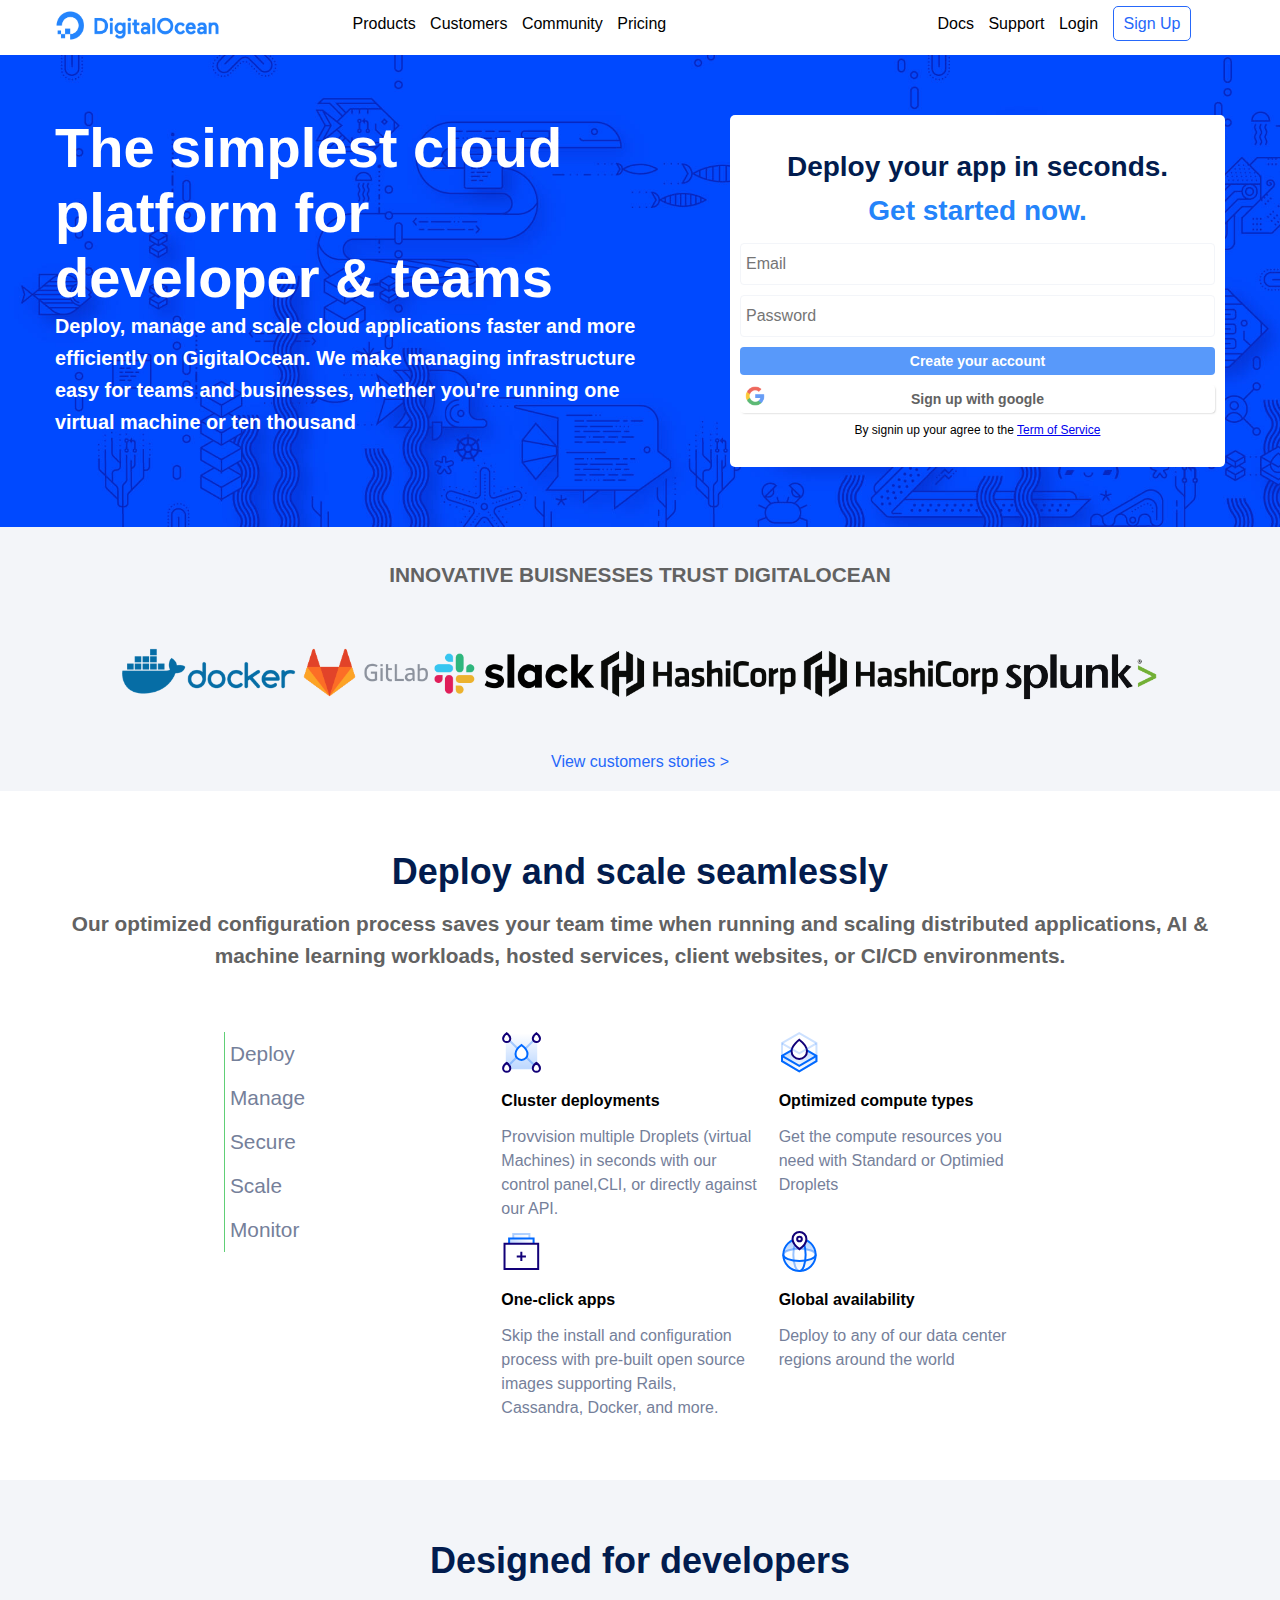
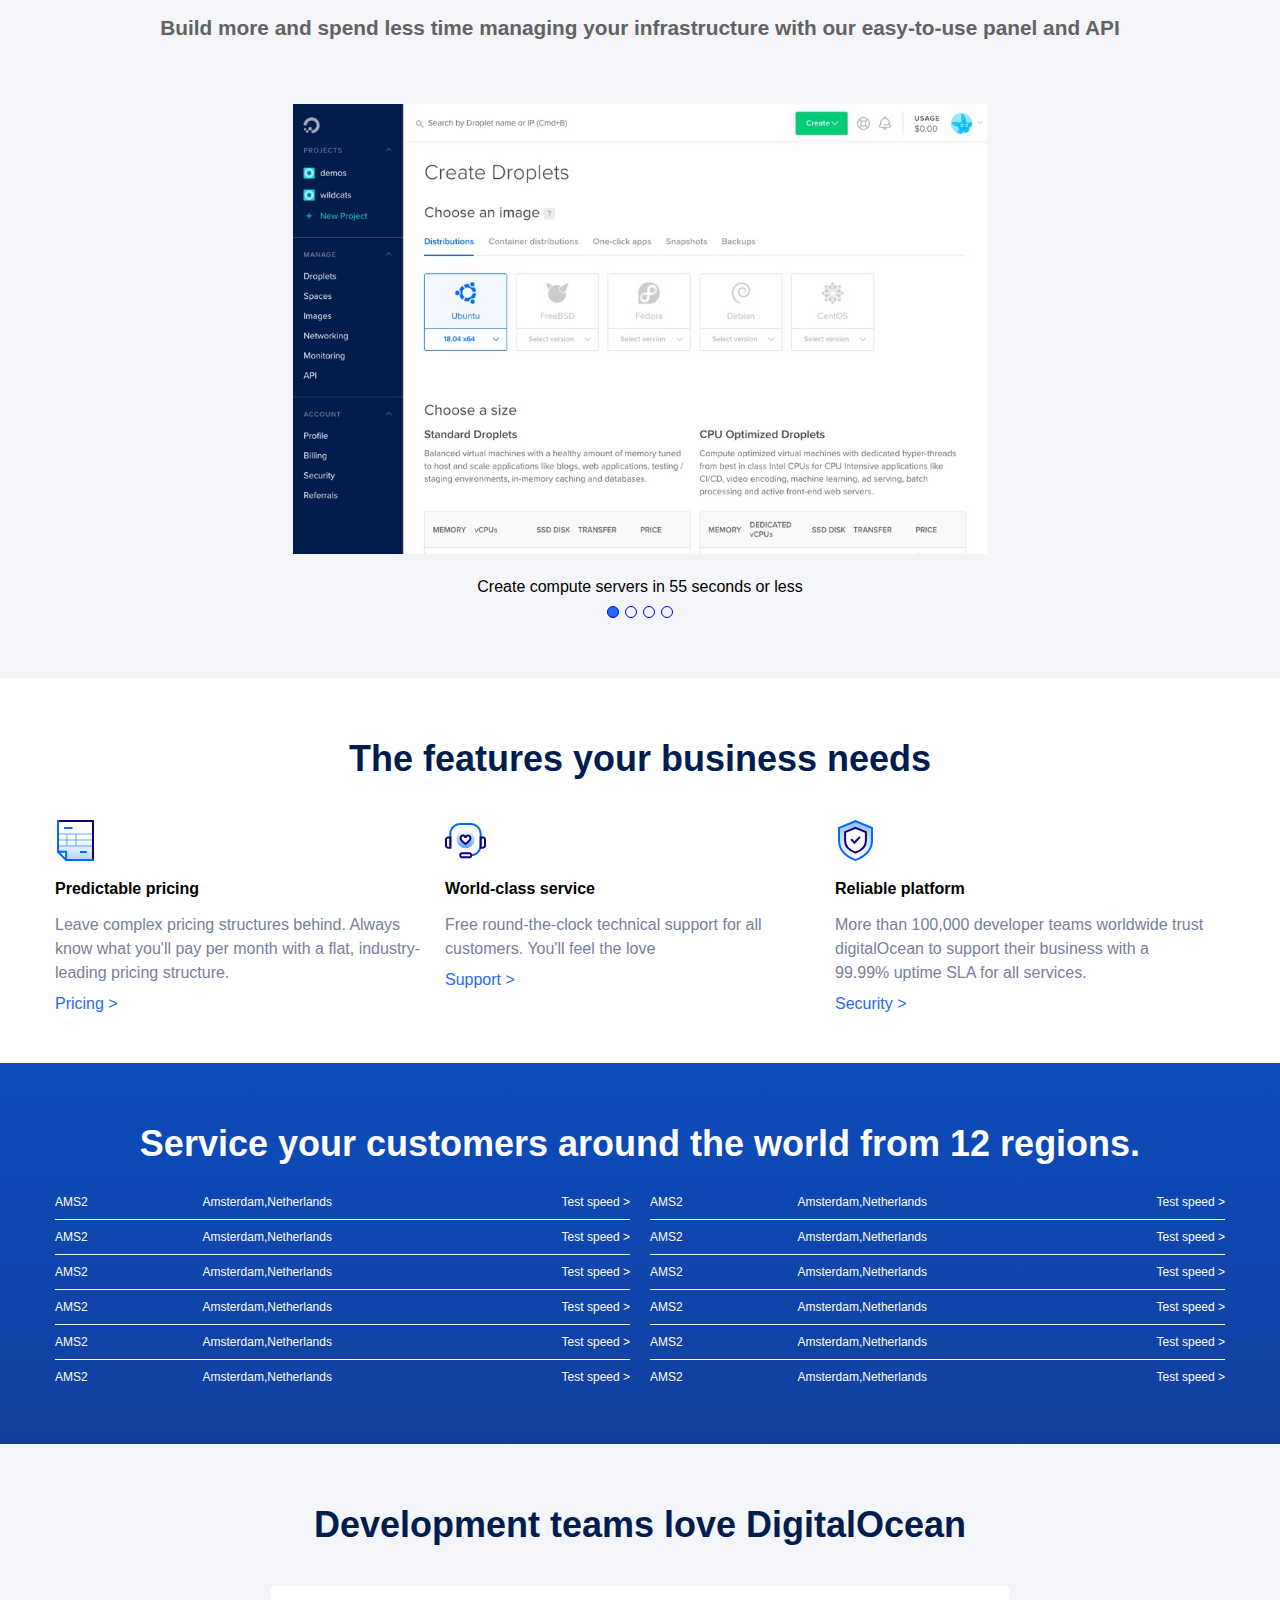
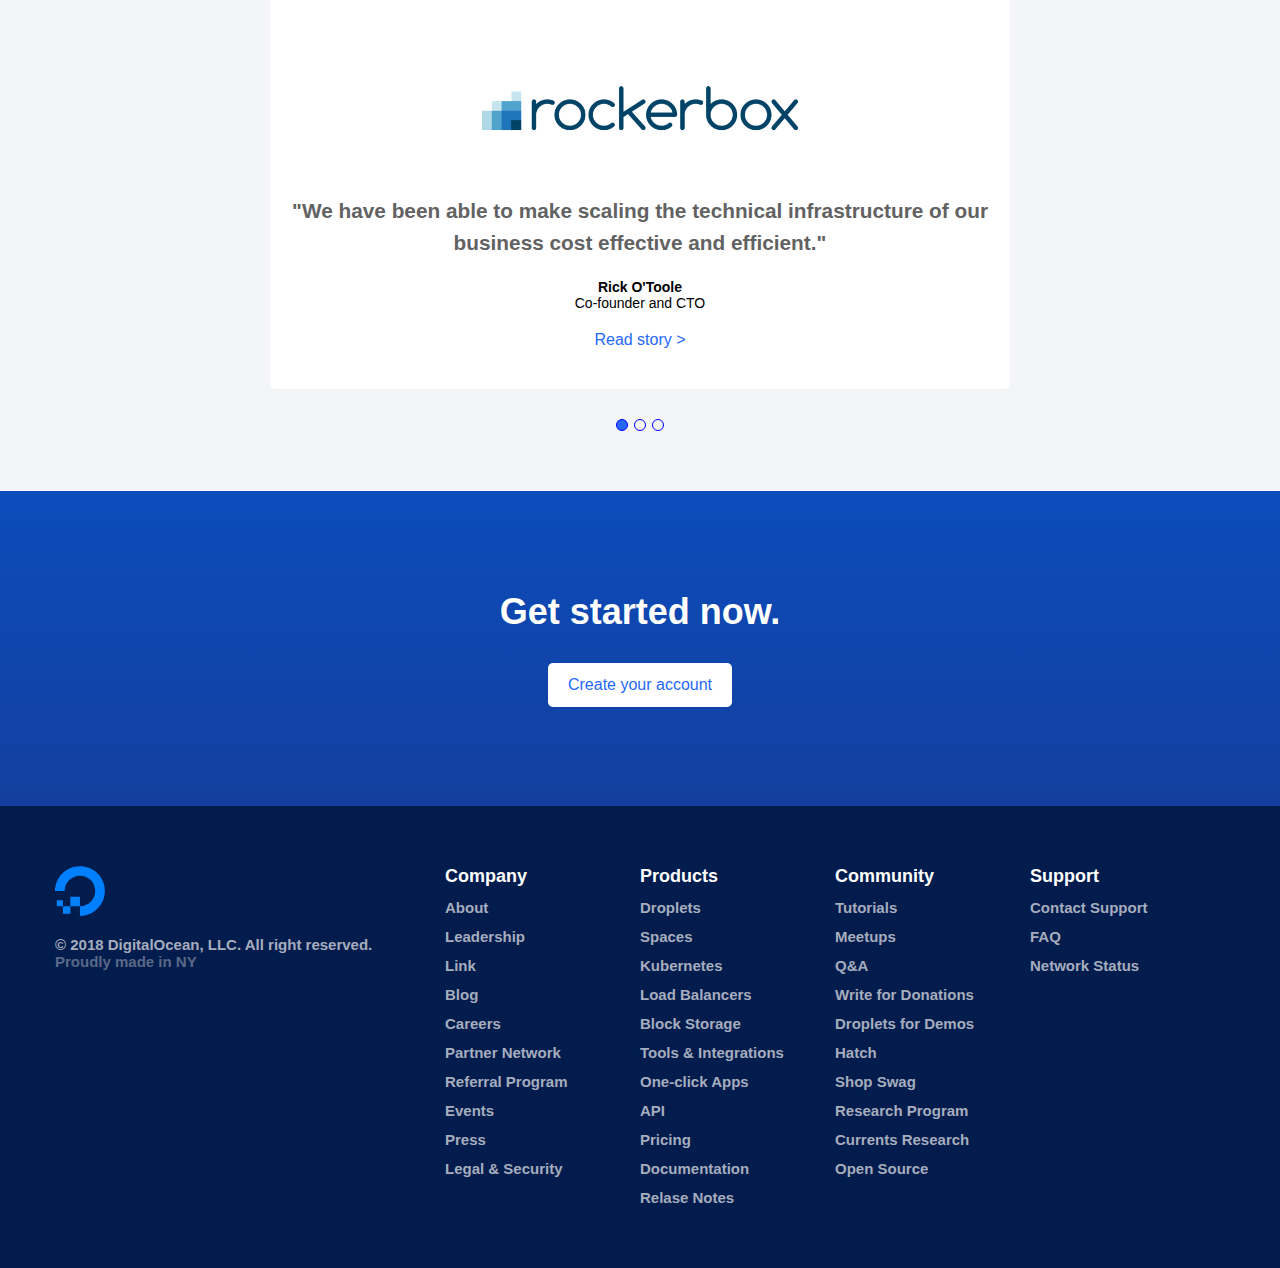
<file: index.html>
<!DOCTYPE html>
<html lang="en">
<head>
    <meta charset="UTF-8">
    <meta http-equiv="X-UA-Compatible" content="IE=edge">
    <meta name="viewport" content="width=device-width, initial-scale=1.0">
    <title>Digital Ocean</title>
    <!-- FontAwesomLink -->
    <link rel="stylesheet" href="https://cdnjs.cloudflare.com/ajax/libs/font-awesome/5.15.3/css/all.min.css"
        integrity="sha512-iBBXm8fW90+nuLcSKlbmrPcLa0OT92xO1BIsZ+ywDWZCvqsWgccV3gFoRBv0z+8dLJgyAHIhR35VZc2oM/gI1w=="
        crossorigin="anonymous" />
    <!-- Framework-Css -->
    <link rel="stylesheet" href="./assets/css/12-bool-framwork.css">
    <!-- Style-Css  -->
    <link rel="stylesheet" href="./assets/css/style.css">
</head>
<body >
    <!-- sezione header  -->
    <header>
        <!-- navbar  -->
        <nav>
            <div class="container ">
                <div class="row">
                    <div class="col-lg-3 col-md-6 col-xs-6 flex_container">
                        <div class="logo">
                            <img src="./assets/img/logo.png" alt="Logo DigitalOcean">
                        </div>
                    </div>
                    <div class="col-lg-6 col-md-1 col-xs-1 flex_container">
                        <ul class="unstyle">
                            <li>
                                <a href="#">Products</a>
                                <i class="fas fa-chevron-down fa-sm fa-fw"></i>
                            </li>
                            <li>
                                <a href="#">Customers</a>
                            </li>
                            <li>
                                <a href="#">Community</a>
                                <i class="fas fa-chevron-down fa-sm fa-fw"></i>
                            </li>
                            <li>
                                <a href="#">Pricing</a>
                            </li>
                        </ul>
                    </div>
                    <div class="col-lg-3 col-md-1 col-xs-1 flex_container text_right">
                        <ul class="unstyle">
                            <li>
                                <a href="#">Docs</a>
                            </li>
                            <li>
                                <a href="#">Support</a>
                                <i class="fas fa-chevron-down fa-sm fa-fw"></i>
                            </li>
                            <li>
                                <a href="#">Login</a></li>
                            <li>
                                <a href="#" class="btn btn_empty">Sign Up</a></li>
                        </ul>
                    </div> 
                    <div class="col-md-6 col-xs-6 text_right">
                        <i class=" hamburgher fas fa-bars fa-lg fa-fw"></i>
                    </div>
                </div>
            </div>
        </nav>
        <!-- /navbar  -->
        <div class="jumbotron flex_container">
            <div class="container">
                <div class="row">
                    <div class="col-lg-6 col-md-6 col-xs-12">
                        <div class="jumbo_text">
                            <h1>
                                The simplest cloud platform for developer & teams                             
                            </h1>
                            <h3>Deploy, manage and scale cloud applications faster and more efficiently on GigitalOcean. We make managing infrastructure easy for teams and businesses, whether you're running one virtual machine or ten thousand</h3>
                        </div>
                    </div>
                    <div class="col-lg-6 col-md-6 col-xs-12 ">
                        <form class="flex_container" action="">
                            <h2>Deploy your app in seconds. </h2>
                            <h2 class="blue">Get started now.</h2>
                            <input type="email" placeholder="Email" required>
                            <input type="password" placeholder="Password" required>
                            <input type="submit" id="create" value="Create your account" >
                            <div id="btn_signup">
                                <img src="./assets/img/google-icon.png" alt="Icona di google">
                                <input type="submit" id="signup" value="Sign up with google">
                            </div>
                            <span>By signin up your agree to the <a href="#">Term of Service</a></span>
                        </form>
                    </div>
                </div>
            </div>
        </div>
    </header>
    <!-- /sezione header  -->

    <!-- sezione main  -->
    <main>

        <!-- prima sezione  -->
        <section id="banner" class="flex_container bg_lightgrey" >
           
            <h3>innovative buisnesses trust digitalocean</h3>
            <div class="apps container ">
                <div class="row flex_container">
                    <img class="col-xs-6" src="./assets/img/docker.svg" alt="Logo docker">
                    <img class="col-xs-6" src="./assets/img/gitlab.svg" alt="Logo GitLab">               
                    <img class="col-xs-6" src="./assets/img/slack.svg" alt="Logo Slack">
                    <img class="col-xs-6" src="./assets/img/hashicorp.svg" alt="Logo HashiCorp">
                    <img class="col-xs-6" src="./assets/img/hashicorp.svg" alt="Logo HashiCorp">
                    <img class="col-xs-6" src="./assets/img/splunk.svg" alt="Logo Splunk">
                </div>            
            </div>
            <a class="link" href="#">View customers stories ></a>
        </section>
        <!-- /prima sezione  -->

        <!-- seconda sezione  -->
        <section id="deploy" class="pt-60 pb-50">
            <div class="container ">
                <div class="row">
                    <div class="col-lg-12 col-md-12 col-xs-12">
                        <div class="main_text">
                        <h2>
                            Deploy and scale seamlessly
                        </h2>
                        <h3>
                            Our optimized configuration process saves your team time when running and scaling distributed applications, AI & machine learning workloads, hosted services, client websites, or CI/CD environments.
                        </h3>
                        </div>
                    </div>
                </div>
            </div>
            <!-- contenitore più piccolo con le card e la sidebar -->
            <div class="container_sm">
                <div class="row">

                    <!-- colonna di sinistra -->
                    <div class="col-lg-4 col-md-4 col-xs-12">
                    <ul class="unstyle">
                        <li><a href="#">Deploy</a></li>
                        <li><a href="#">Manage</a></li>
                        <li><a href="#">Secure</a></li>
                        <li><a href="#">Scale</a></li>
                        <li><a href="#">Monitor</a></li>
                    </ul>
                    </div>

                    <!-- colonna destra con all'interno due righe con due colonne ciascuna -->
                    <div class="col-lg-8 col-md-8 col-xs-12">

                        <div class="row">
                        <div class="col-lg-6 col-md-6 col-xs-12">
                            <div class="card">
                                <img src="./assets/img/cluster-deploy.svg" alt="Goccia d'acqua in un quadrato">
                                <h4>Cluster deployments</h4>
                                <p>Provvision multiple Droplets (virtual Machines) in seconds with our control panel,CLI, or directly against our
                                    API.</p>
                            </div>
                        </div>
                        <div class="col-lg-6 col-md-6 col-xs-12">
                            <div class="card">
                                <img src="./assets/img/optimized-compute.svg" alt="Goccia d'acqua in un cubo trasparente">
                                <h4>Optimized compute types</h4>
                                <p>
                                    Get the compute resources you need with Standard or Optimied Droplets
                                </p>
                            </div>
                        </div>

                        </div>
                        <div class="row">
                        <div class="col-lg-6 col-md-6 col-xs-12">
                            <div class="card">
                                <img src="./assets/img/one-click.svg" alt="Rettangolo con un + al centro">
                                <h4>One-click apps </h4>
                                <p>Skip the install and configuration process with pre-built open source images supporting Rails, Cassandra, Docker,
                                    and more.</p>
                            </div>
                        </div>
                        <div class="col-lg-6 col-md-6 col-xs-12">
                            <div class="card">
                                <img src="./assets/img/global.svg" alt="emisfero con puntino geolocalizzazione">
                                <h4>Global availability </h4>
                                <p>
                                    Deploy to any of our data center regions around the world
                                </p>
                            </div>
                        </div>
                        </div>
                    </div>
                </div>
            </div>
            
        </section>
        <!-- /seconda sezione  -->

        <!-- terza sezione SLIDE -->
        <section id="slide" class="bg_lightgrey pt-60 pb-50">
            <div class="container ">
                <div class="main_text text_center flex_container flex_col">
                    <h2>Designed for developers</h2>
                    <h3>Build more and spend less time managing your infrastructure with our easy-to-use panel and API</h3>
                </div>
            </div>
            <div class="container_sm flex_container justify-content-center align-items-center">
                <div class="prev">
                    <span><i class="fas fa-chevron-left  fa-fw"></i></span>
                </div>
                <div class="main_slide">
                    <img src="./assets/img/slide.jpg" alt="layout sito web">
                </div>
                <div class="next">
                    <span><i class="fas fa-chevron-right fa-lg fa-fw"></i></span>
                </div>
            </div>
            <div class="slide_bottom flex_container flex_col align-items-center">
                <span>Create compute servers in 55 seconds or less</span>
                <div class="circles flex_container justify-content-center">
                    <div class="circle bg_blue"></div>
                    <div class="circle"></div>
                    <div class="circle"></div>
                    <div class="circle"></div>
                </div>
            </div>
        </section>
        <!-- /terza sezione SLIDE -->

        <!-- quarta sezione FEATURES  -->
        <section id="features">
            <div class="container pt-60 pb-50">
                <h2 class="text_center">
                    The features your business needs
                </h2>
                <div class="row flex_container justify-content-center flex_wrap">
                    <div class="col-lg-4 col-md-4 col-xs-12">
                        <div class="card">
                            <img src="./assets/img/pred-pricing.svg" alt="scheda fattura">
                            <h4>Predictable pricing</h4>
                            <p>Leave complex pricing structures behind. Always know what you'll pay per month with a flat, industry-leading pricing structure.
                            </p>
                            <a class="link" href="#">Pricing ></a>
                        </div>
                    </div>
                    <div class="col-lg-4 col-md-4 col-xs-12">
                        <div class="card">
                            <img src="./assets/img/world-class.svg" alt="audio-speaker con all'interno un cuore">
                            <h4>World-class service</h4>
                            <p>Free round-the-clock technical support for all customers. You'll feel the love
                            </p>
                            <a class="link" href="#">Support ></a>
                        </div>
                    </div>
                    <div class="col-lg-4 col-md-4 col-xs-12">
                        <div class="card">
                            <img src="./assets/img/reliable-platform.svg" alt="scudo con all'interno una spunta di true">
                            <h4>Reliable platform</h4>
                            <p>More than 100,000 developer teams worldwide trust digitalOcean to support their business with a 99.99% uptime SLA for all services.
                            </p>
                            <a class="link" href="#">Security ></a>
                        </div>
                    </div>
                </div>
            </div>
        </section>
        <!-- /quarta sezione FEATURES  -->

        <!-- quinta sezione SERVICE  -->
        <section id="service" class="bg_linear">
            <div class="container pt-60 pb-50">
                <h2 class="text_center">
                    Service your customers around the world from 12 regions.
                </h2>
                <div class="row ">
                    <div class=" col_left col-lg-6 col-md-12 col-xs-12 flex_container flex_col ">
                        <div class="location flex_container justify-content-spacebetween">
                            <div class="loc_tag">AMS2</div>
                            <div class="city">Amsterdam,Netherlands</div>
                            <div class="test_speed">
                                <a href="#">Test speed ></a>
                            </div>
                        </div>
                        <div class="location flex_container justify-content-spacebetween">
                            <div class="loc_tag">AMS2</div>
                            <div class="city">Amsterdam,Netherlands</div>
                            <div class="test_speed">
                                <a href="#">Test speed ></a>
                            </div>
                        </div>
                        <div class="location flex_container justify-content-spacebetween">
                            <div class="loc_tag">AMS2</div>
                            <div class="city">Amsterdam,Netherlands</div>
                            <div class="test_speed">
                                <a href="#">Test speed ></a>
                            </div>
                        </div>
                        <div class="location flex_container justify-content-spacebetween">
                            <div class="loc_tag">AMS2</div>
                            <div class="city">Amsterdam,Netherlands</div>
                            <div class="test_speed">
                                <a href="#">Test speed ></a>
                            </div>
                        </div>
                        <div class="location flex_container justify-content-spacebetween">
                            <div class="loc_tag">AMS2</div>
                            <div class="city">Amsterdam,Netherlands</div>
                            <div class="test_speed">
                                <a href="#">Test speed ></a>
                            </div>
                        </div>
                        <div class="location flex_container justify-content-spacebetween">
                            <div class="loc_tag">AMS2</div>
                            <div class="city">Amsterdam,Netherlands</div>
                            <div class="test_speed">
                                <a href="#">Test speed ></a>
                            </div>
                        </div>
                    </div>
                    <div class=" col_right col-lg-6 col-md-12 col-xs-12 flex_container flex_col">
                        <div class="location flex_container justify-content-spacebetween">
                            <div class="loc_tag">AMS2</div>
                            <div class="city">Amsterdam,Netherlands</div>
                            <div class="test_speed">
                                <a href="#">Test speed ></a>
                            </div>
                        </div>
                        <div class="location flex_container justify-content-spacebetween">
                            <div class="loc_tag">AMS2</div>
                            <div class="city">Amsterdam,Netherlands</div>
                            <div class="test_speed">
                                <a href="#">Test speed ></a>
                            </div>
                        </div>
                        <div class="location flex_container justify-content-spacebetween">
                            <div class="loc_tag">AMS2</div>
                            <div class="city">Amsterdam,Netherlands</div>
                            <div class="test_speed">
                                <a href="#">Test speed ></a>
                            </div>
                        </div>
                        <div class="location flex_container justify-content-spacebetween">
                            <div class="loc_tag">AMS2</div>
                            <div class="city">Amsterdam,Netherlands</div>
                            <div class="test_speed">
                                <a href="#">Test speed ></a>
                            </div>
                        </div>
                        <div class="location flex_container justify-content-spacebetween">
                            <div class="loc_tag">AMS2</div>
                            <div class="city">Amsterdam,Netherlands</div>
                            <div class="test_speed">
                                <a href="#">Test speed ></a>
                            </div>
                        </div>
                        <div class="location flex_container justify-content-spacebetween">
                            <div class="loc_tag">AMS2</div>
                            <div class="city">Amsterdam,Netherlands</div>
                            <div class="test_speed">
                                <a href="#">Test speed ></a>
                            </div>
                        </div>
                    </div>
                </div>
            </div>
        </section>        
        <!-- /quinta sezione SERVICE  -->

        <!-- sesta sezione ROCKERBOX -->
        <section id="rockerbox" class="bg_lightgrey pt-60 pb-50">
            <div class="container">
                <h2 class="text_center">
                    Development teams love DigitalOcean
                </h2>
                <div class="container_sm flex_container justify-content-center align-items-center">
                    <div class="prev">
                        <span><i class="fas fa-chevron-left  fa-fw"></i></span>
                    </div>
                    <div class="main_slide text_center ">
                        <img src="./assets/img/rockerbox.png" alt="rockerboc logo">
                        <h3>
                            "We have been able to make scaling the technical infrastructure of our business cost effective and efficient."
                        </h3>
                        <div class="text_small flex_container flex_col">
                            <strong>Rick O'Toole</strong>
                            Co-founder and CTO
                        </div>
                        <a href="" class="link">Read story ></a>
                    </div>
                    <div class="next">
                        <span><i class="fas fa-chevron-right fa-lg fa-fw"></i></span>
                    </div>
                </div>
                <div class="circles flex_container justify-content-center">
                    <div class="circle bg_blue"></div>
                    <div class="circle"></div>
                    <div class="circle"></div>
                </div>
            </div>
        </section>
        <!-- /sesta sezione ROCKERBOX -->

        <!-- settima sezione GET STARTED -->
        <section id="started" class="bg_linear flex_container flex_col align-items-center justify-content-center text_center">
            <h2>
                Get started now.
            </h2>
            <a href="#" class="btn btn-white">Create your account</a>
        </section>
        <!-- /settima sezione GET STARTED -->


    </main>
    <!-- /sezione main  -->

    <!-- sezione Footer -->
    <footer class="bg_darkblue pt-60 pb-50">
        <div class="container">
            <div class="row">
                <div class="col-lg-4 col-md-12 col-xs-12">
                    <div class="footer_main flex_container flex_col">
                        <img src="./assets/img/logo-small.svg" alt="">
                        <div class="main_text flex_container flex_col">
                            <span id="copyright">
                                &#169; 2018 DigitalOcean, LLC. All right reserved.
                            </span>
                            <span class="darkgrey"><strong>Proudly made in NY</strong></span>
                        </div>
                        <div class="socials flex_container">
                            <i class="fab fa-twitter fa-lg fa-fw"></i>
                            <i class="fab fa-facebook-square fa-lg fa-fw"></i>
                            <i class="fab fa-instagram fa-lg fa-fw"></i>
                            <i class="fab fa-youtube fa-lg fa-fw"></i>
                            <i class="fab fa-linkedin fa-lg fa-fw"></i>
                        </div>
                    </div>
                </div>
                <div class="col-lg-2 col-md-6 col-xs-12">
                    <div class="footer_col">
                       <ul class="unstyle">
                           <li><a href="#">Company</a></li>
                           <li><a href="#">About</a></li>
                           <li><a href="#">Leadership</a></li>
                           <li><a href="#">Link</a></li>
                           <li><a href="#">Blog</a></li>
                           <li><a href="#">Careers</a></li>
                           <li><a href="#">Partner Network</a></li>
                           <li><a href="#">Referral Program</a></li>
                           <li><a href="#">Events</a></li>
                           <li><a href="#">Press</a></li>
                           <li><a href="#">Legal & Security</a></li>
                       </ul>
                    </div>
                </div>
                <div class="col-lg-2 col-md-6 col-xs-12 ">
                    <div class="footer_col ">
                        <ul class="unstyle">
                            <li><a href="#">Products</a></li>
                            <li><a href="#">Droplets</a></li>
                            <li><a href="#">Spaces</a></li>
                            <li><a href="#">Kubernetes</a></li>
                            <li><a href="#">Load Balancers</a></li>
                            <li><a href="#">Block Storage</a></li>
                            <li><a href="#">Tools & Integrations</a></li>
                            <li><a href="#">One-click Apps</a></li>
                            <li><a href="#">API</a></li>
                            <li><a href="#">Pricing</a></li>
                            <li><a href="#">Documentation</a></li>
                            <li><a href="#">Relase Notes</a></li>
                        </ul>
                    </div>
                </div>
                <div class="col-lg-2 col-md-6 col-xs-12 ">
                    <div class="footer_col ">
                        <ul class="unstyle">
                            <li><a href="#">Community</a></li>
                            <li><a href="#">Tutorials</a></li>
                            <li><a href="#">Meetups</a></li>
                            <li><a href="#">Q&A</a></li>
                            <li><a href="#">Write for Donations</a></li>
                            <li><a href="#">Droplets for Demos</a></li>
                            <li><a href="#">Hatch</a></li>
                            <li><a href="#">Shop Swag</a></li>
                            <li><a href="#">Research Program</a></li>
                            <li><a href="#">Currents Research</a></li>
                            <li><a href="#">Open Source</a></li>
                        </ul>
                    </div>
                </div>
                <div class="col-lg-2 col-md-6 col-xs-12 ">
                    <div class="footer_col ">
                        <ul class="unstyle">
                            <li><a href="#">Support</a></li>
                            <li><a href="#">Contact Support</a></li>
                            <li><a href="#">FAQ</a></li>
                            <li><a href="#">Network Status</a></li>
                        </ul>
                    </div>
                </div>
               
            </div>
        </div>
    </footer>
    <!-- /sezione Footer -->

    
</body>
</html>
</file>
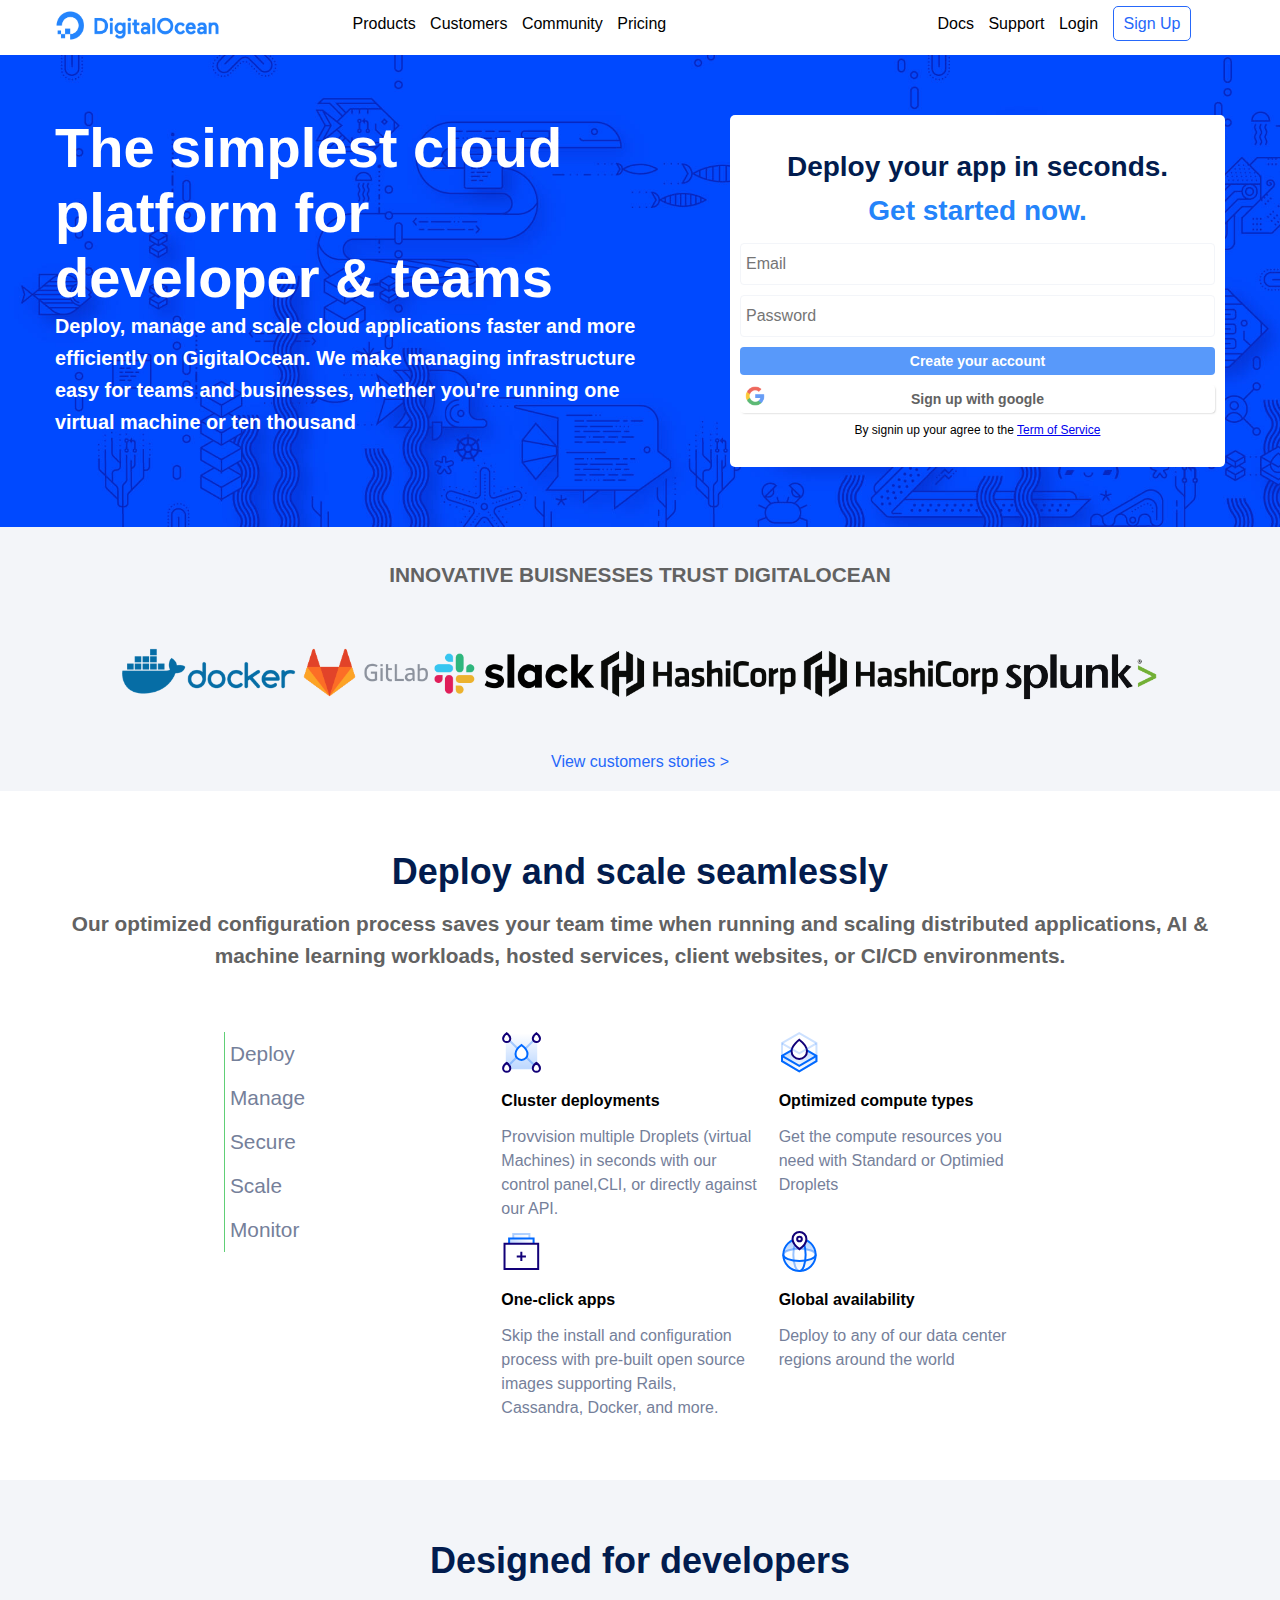
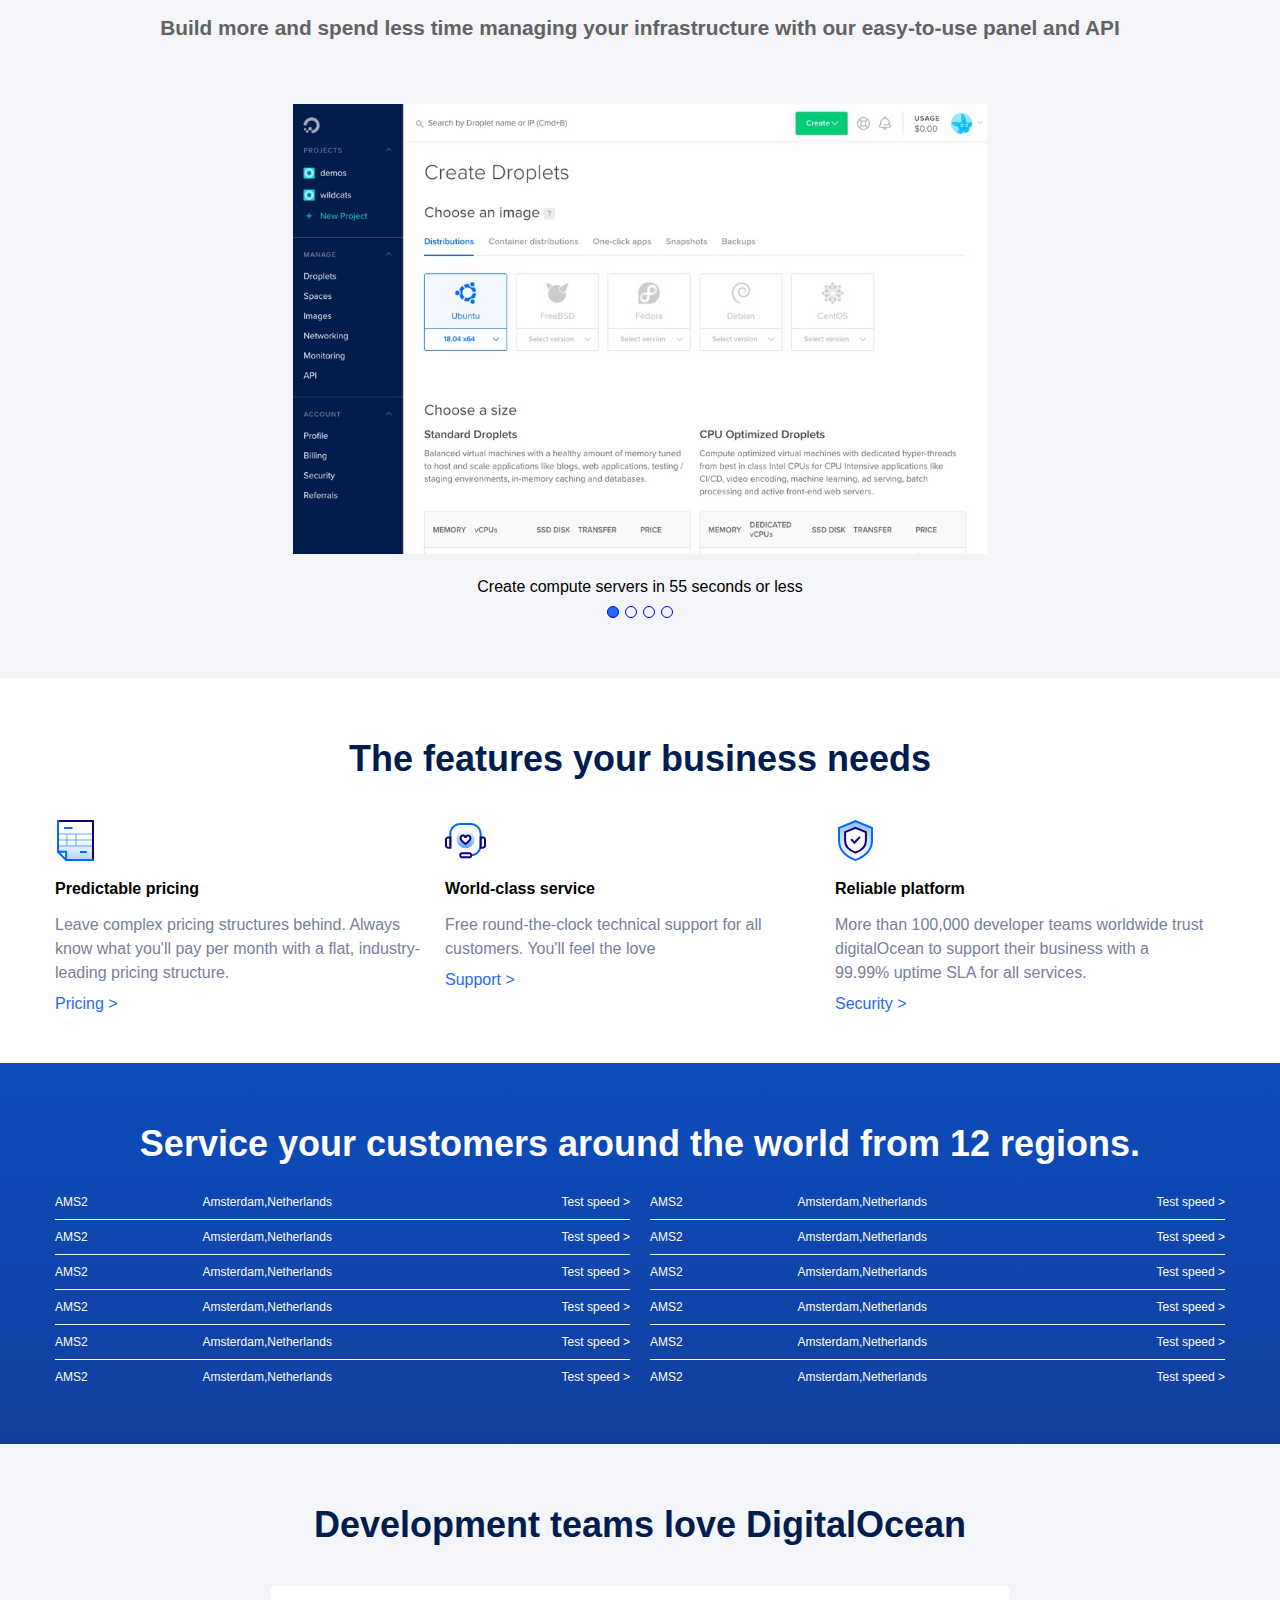
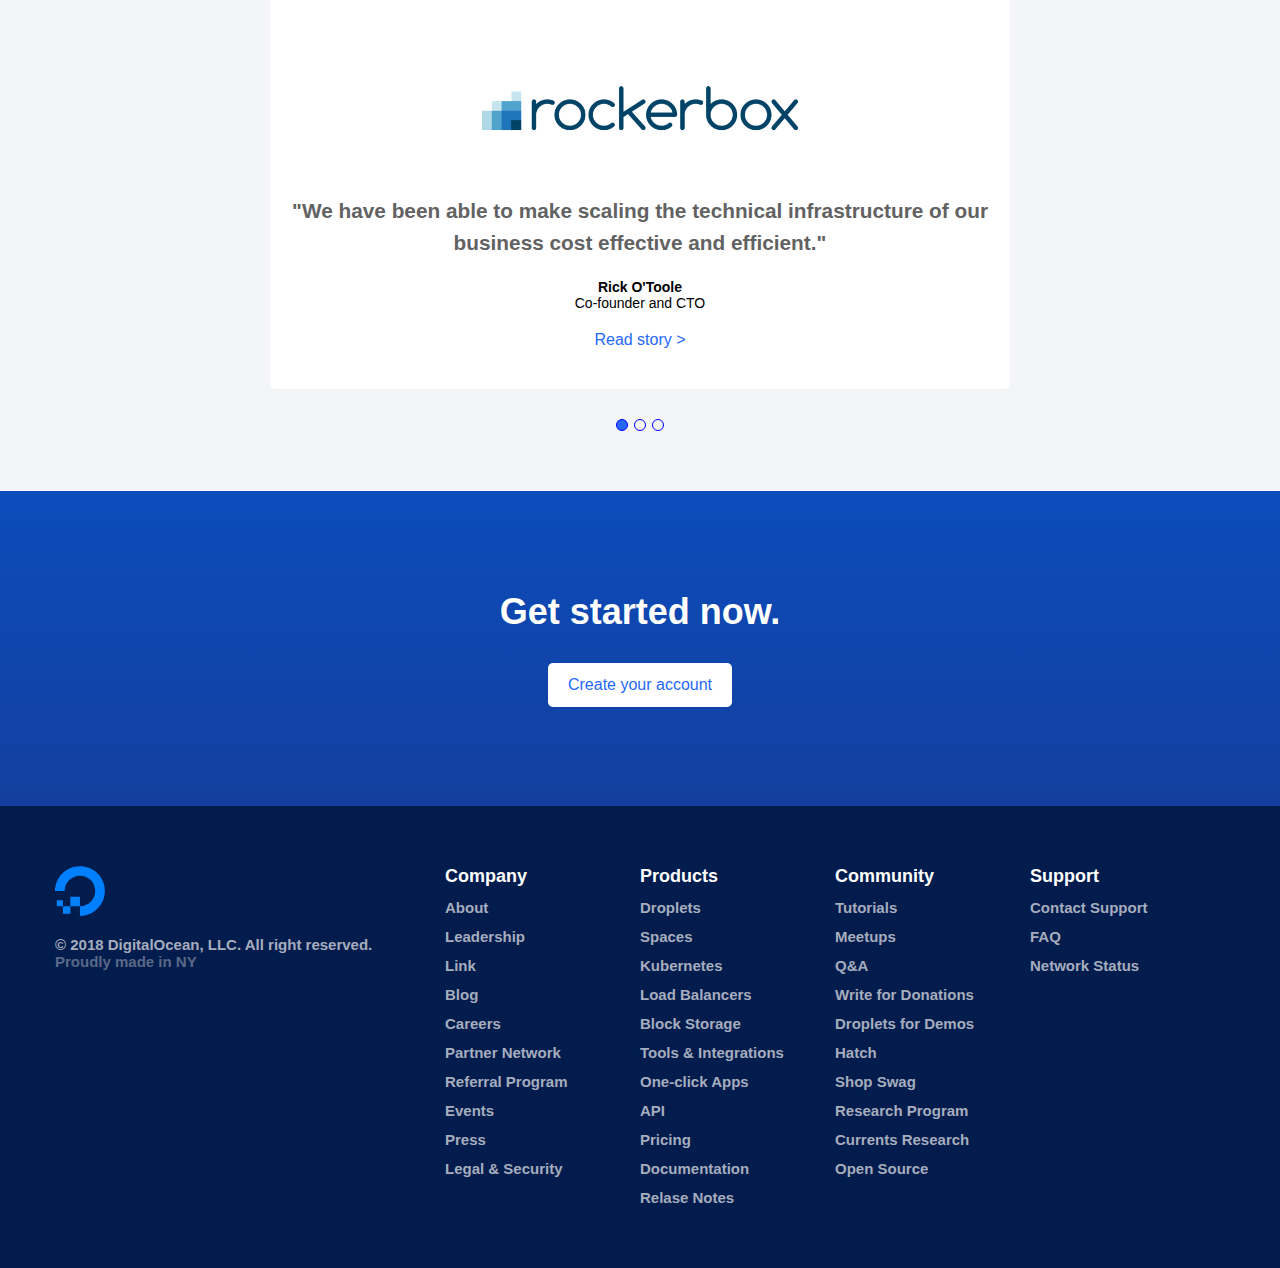
<file: bonus/index.html>
<!DOCTYPE html>
<html lang="en">
<head>
    <meta charset="UTF-8">
    <meta http-equiv="X-UA-Compatible" content="IE=edge">
    <meta name="viewport" content="width=device-width, initial-scale=1.0">
    <title>Digital Ocean</title>
    <!-- FontAwesomLink -->
    <link rel="stylesheet" href="https://cdnjs.cloudflare.com/ajax/libs/font-awesome/5.15.3/css/all.min.css"
        integrity="sha512-iBBXm8fW90+nuLcSKlbmrPcLa0OT92xO1BIsZ+ywDWZCvqsWgccV3gFoRBv0z+8dLJgyAHIhR35VZc2oM/gI1w=="
        crossorigin="anonymous" />
    <!-- Framework-Css -->
    <link rel="stylesheet" href="./assets/css/12-bool-framwork.css">
    <!-- Style-Css  -->
    <link rel="stylesheet" href="./assets/css/style.css">
</head>
<body >
    <!-- sezione header  -->
    <header>
        <!-- navbar  -->
        <nav>
            <div class="container ">
                <div class="row">
                    <div class="col-lg-3 col-md-6 col-xs-6 flex_container">
                        <div class="logo">
                            <img src="./assets/img/logo.png" alt="Logo DigitalOcean">
                        </div>
                    </div>
                    <div class="col-lg-6 col-md-1 col-xs-1 flex_container">
                        <ul class="unstyle">
                            <li>
                                <a href="#">Products</a>
                                <i class="fas fa-chevron-down fa-sm fa-fw"></i>
                            </li>
                            <li>
                                <a href="#">Customers</a>
                            </li>
                            <li>
                                <a href="#">Community</a>
                                <i class="fas fa-chevron-down fa-sm fa-fw"></i>
                            </li>
                            <li>
                                <a href="#">Pricing</a>
                            </li>
                        </ul>
                    </div>
                    <div class="col-lg-3 col-md-1 col-xs-1 flex_container text_right">
                        <ul class="unstyle">
                            <li>
                                <a href="#">Docs</a>
                            </li>
                            <li>
                                <a href="#">Support</a>
                                <i class="fas fa-chevron-down fa-sm fa-fw"></i>
                            </li>
                            <li>
                                <a href="#">Login</a></li>
                            <li>
                                <a href="#" class="btn btn_empty">Sign Up</a></li>
                        </ul>
                    </div> 
                    <div class="col-md-6 col-xs-6 text_right">
                        <div class="hamburgher">
                            <label for="hamburgher"><i class="fas fa-bars fa-lg fa-fw"></i></label>
                            <input type="checkbox"id="hamburgher">
                            <div class="hamburgher_menu ">
                                <ul class="unstyle">
                                    <li>
                                        <a href="#">Products</a>
                                        <i class="fas fa-chevron-down fa-sm fa-fw"></i>
                                    </li>
                                    <li>
                                        <a href="#">Customers</a>
                                    </li>
                                    <li>
                                        <a href="#">Community</a>
                                        <i class="fas fa-chevron-down fa-sm fa-fw"></i>
                                    </li>
                                    <li>
                                        <a href="#">Pricing</a>
                                    </li>
                                </ul>
                                <ul class="unstyle">
                                    <li>
                                        <a href="#">Docs</a>
                                    </li>
                                    <li>
                                        <a href="#">Support</a>
                                        <i class="fas fa-chevron-down fa-sm fa-fw"></i>
                                    </li>
                                    <li>
                                        <a href="#">Login</a>
                                    </li>
                                    <li>
                                        <a href="#" class="btn btn_empty">Sign Up</a>
                                    </li>
                                </ul>
                            </div>
                        </div>
                    </div>
                </div>
            </div>
        </nav>
        <!-- /navbar  -->
        <div class="jumbotron flex_container">
            <div class="container">
                <div class="row">
                    <div class="col-lg-6 col-md-6 col-xs-12">
                        <div class="jumbo_text">
                            <h1>
                                The simplest cloud platform for developer & teams                             
                            </h1>
                            <h3>Deploy, manage and scale cloud applications faster and more efficiently on GigitalOcean. We make managing infrastructure easy for teams and businesses, whether you're running one virtual machine or ten thousand</h3>
                        </div>
                    </div>
                    <div class="col-lg-6 col-md-6 col-xs-12 ">
                        <form class="flex_container" action="">
                            <h2>Deploy your app in seconds. </h2>
                            <h2 class="blue">Get started now.</h2>
                            <input type="email" placeholder="Email" required>
                            <input type="password" placeholder="Password" required>
                            <input type="submit" id="create" value="Create your account" >
                            <div id="btn_signup">
                                <img src="./assets/img/google-icon.png" alt="Icona di google">
                                <input type="submit" id="signup" value="Sign up with google">
                            </div>
                            <span>By signin up your agree to the <a href="#">Term of Service</a></span>
                        </form>
                    </div>
                </div>
            </div>
        </div>
    </header>
    <!-- /sezione header  -->

    <!-- sezione main  -->
    <main>

        <!-- prima sezione  -->
        <section id="banner" class="flex_container bg_lightgrey" >
           
            <h3>innovative buisnesses trust digitalocean</h3>
            <div class="apps container ">
                <div class="row flex_container">
                    <img class="col-xs-6" src="./assets/img/docker.svg" alt="Logo docker">
                    <img class="col-xs-6" src="./assets/img/gitlab.svg" alt="Logo GitLab">               
                    <img class="col-xs-6" src="./assets/img/slack.svg" alt="Logo Slack">
                    <img class="col-xs-6" src="./assets/img/hashicorp.svg" alt="Logo HashiCorp">
                    <img class="col-xs-6" src="./assets/img/hashicorp.svg" alt="Logo HashiCorp">
                    <img class="col-xs-6" src="./assets/img/splunk.svg" alt="Logo Splunk">
                </div>            
            </div>
            <a class="link" href="#">View customers stories ></a>
        </section>
        <!-- /prima sezione  -->

        <!-- seconda sezione  -->
        <section id="deploy" class="pt-60 pb-50">
            <div class="container ">
                <div class="row">
                    <div class="col-lg-12 col-md-12 col-xs-12">
                        <div class="main_text">
                        <h2>
                            Deploy and scale seamlessly
                        </h2>
                        <h3>
                            Our optimized configuration process saves your team time when running and scaling distributed applications, AI & machine learning workloads, hosted services, client websites, or CI/CD environments.
                        </h3>
                        </div>
                    </div>
                </div>
            </div>
            <!-- contenitore più piccolo con le card e la sidebar -->
            <div class="container_sm">
                <div class="row">

                    <!-- colonna di sinistra -->
                    <div class="col-lg-4 col-md-4 col-xs-12">
                    <ul class="unstyle">
                        <li><a href="#">Deploy</a></li>
                        <li><a href="#">Manage</a></li>
                        <li><a href="#">Secure</a></li>
                        <li><a href="#">Scale</a></li>
                        <li><a href="#">Monitor</a></li>
                    </ul>
                    </div>

                    <!-- colonna destra con all'interno due righe con due colonne ciascuna -->
                    <div class="col-lg-8 col-md-8 col-xs-12">

                        <div class="row">
                        <div class="col-lg-6 col-md-6 col-xs-12">
                            <div class="card">
                                <img src="./assets/img/cluster-deploy.svg" alt="Goccia d'acqua in un quadrato">
                                <h4>Cluster deployments</h4>
                                <p>Provvision multiple Droplets (virtual Machines) in seconds with our control panel,CLI, or directly against our
                                    API.</p>
                            </div>
                        </div>
                        <div class="col-lg-6 col-md-6 col-xs-12">
                            <div class="card">
                                <img src="./assets/img/optimized-compute.svg" alt="Goccia d'acqua in un cubo trasparente">
                                <h4>Optimized compute types</h4>
                                <p>
                                    Get the compute resources you need with Standard or Optimied Droplets
                                </p>
                            </div>
                        </div>

                        </div>
                        <div class="row">
                        <div class="col-lg-6 col-md-6 col-xs-12">
                            <div class="card">
                                <img src="./assets/img/one-click.svg" alt="Rettangolo con un + al centro">
                                <h4>One-click apps </h4>
                                <p>Skip the install and configuration process with pre-built open source images supporting Rails, Cassandra, Docker,
                                    and more.</p>
                            </div>
                        </div>
                        <div class="col-lg-6 col-md-6 col-xs-12">
                            <div class="card">
                                <img src="./assets/img/global.svg" alt="emisfero con puntino geolocalizzazione">
                                <h4>Global availability </h4>
                                <p>
                                    Deploy to any of our data center regions around the world
                                </p>
                            </div>
                        </div>
                        </div>
                    </div>
                </div>
            </div>
            
        </section>
        <!-- /seconda sezione  -->

        <!-- terza sezione SLIDE -->
        <section id="slide" class="bg_lightgrey pt-60 pb-50">
            <div class="container ">
                <div class="main_text text_center flex_container flex_col">
                    <h2>Designed for developers</h2>
                    <h3>Build more and spend less time managing your infrastructure with our easy-to-use panel and API</h3>
                </div>
            </div>
            <div class="container_sm flex_container justify-content-center align-items-center">
                <div class="prev">
                    <span><i class="fas fa-chevron-left  fa-fw"></i></span>
                </div>
                <div class="main_slide">
                    <img src="./assets/img/slide.jpg" alt="layout sito web">
                </div>
                <div class="next">
                    <span><i class="fas fa-chevron-right fa-lg fa-fw"></i></span>
                </div>
            </div>
            <div class="slide_bottom flex_container flex_col align-items-center">
                <span>Create compute servers in 55 seconds or less</span>
                <div class="circles flex_container justify-content-center">
                    <div class="circle bg_blue"></div>
                    <div class="circle"></div>
                    <div class="circle"></div>
                    <div class="circle"></div>
                </div>
            </div>
        </section>
        <!-- /terza sezione SLIDE -->

        <!-- quarta sezione FEATURES  -->
        <section id="features">
            <div class="container pt-60 pb-50">
                <h2 class="text_center">
                    The features your business needs
                </h2>
                <div class="row flex_container justify-content-center flex_wrap">
                    <div class="col-lg-4 col-md-4 col-xs-12">
                        <div class="card">
                            <img src="./assets/img/pred-pricing.svg" alt="scheda fattura">
                            <h4>Predictable pricing</h4>
                            <p>Leave complex pricing structures behind. Always know what you'll pay per month with a flat, industry-leading pricing structure.
                            </p>
                            <a class="link" href="#">Pricing ></a>
                        </div>
                    </div>
                    <div class="col-lg-4 col-md-4 col-xs-12">
                        <div class="card">
                            <img src="./assets/img/world-class.svg" alt="audio-speaker con all'interno un cuore">
                            <h4>World-class service</h4>
                            <p>Free round-the-clock technical support for all customers. You'll feel the love
                            </p>
                            <a class="link" href="#">Support ></a>
                        </div>
                    </div>
                    <div class="col-lg-4 col-md-4 col-xs-12">
                        <div class="card">
                            <img src="./assets/img/reliable-platform.svg" alt="scudo con all'interno una spunta di true">
                            <h4>Reliable platform</h4>
                            <p>More than 100,000 developer teams worldwide trust digitalOcean to support their business with a 99.99% uptime SLA for all services.
                            </p>
                            <a class="link" href="#">Security ></a>
                        </div>
                    </div>
                </div>
            </div>
        </section>
        <!-- /quarta sezione FEATURES  -->

        <!-- quinta sezione SERVICE  -->
        <section id="service" class="bg_linear">
            <div class="container pt-60 pb-50">
                <h2 class="text_center">
                    Service your customers around the world from 12 regions.
                </h2>
                <div class="row ">
                    <div class=" col_left col-lg-6 col-md-12 col-xs-12 flex_container flex_col ">
                        <div class="location flex_container justify-content-spacebetween">
                            <div class="loc_tag">AMS2</div>
                            <div class="city">Amsterdam,Netherlands</div>
                            <div class="test_speed">
                                <a href="#">Test speed ></a>
                            </div>
                        </div>
                        <div class="location flex_container justify-content-spacebetween">
                            <div class="loc_tag">AMS2</div>
                            <div class="city">Amsterdam,Netherlands</div>
                            <div class="test_speed">
                                <a href="#">Test speed ></a>
                            </div>
                        </div>
                        <div class="location flex_container justify-content-spacebetween">
                            <div class="loc_tag">AMS2</div>
                            <div class="city">Amsterdam,Netherlands</div>
                            <div class="test_speed">
                                <a href="#">Test speed ></a>
                            </div>
                        </div>
                        <div class="location flex_container justify-content-spacebetween">
                            <div class="loc_tag">AMS2</div>
                            <div class="city">Amsterdam,Netherlands</div>
                            <div class="test_speed">
                                <a href="#">Test speed ></a>
                            </div>
                        </div>
                        <div class="location flex_container justify-content-spacebetween">
                            <div class="loc_tag">AMS2</div>
                            <div class="city">Amsterdam,Netherlands</div>
                            <div class="test_speed">
                                <a href="#">Test speed ></a>
                            </div>
                        </div>
                        <div class="location flex_container justify-content-spacebetween">
                            <div class="loc_tag">AMS2</div>
                            <div class="city">Amsterdam,Netherlands</div>
                            <div class="test_speed">
                                <a href="#">Test speed ></a>
                            </div>
                        </div>
                    </div>
                    <div class=" col_right col-lg-6 col-md-12 col-xs-12 flex_container flex_col">
                        <div class="location flex_container justify-content-spacebetween">
                            <div class="loc_tag">AMS2</div>
                            <div class="city">Amsterdam,Netherlands</div>
                            <div class="test_speed">
                                <a href="#">Test speed ></a>
                            </div>
                        </div>
                        <div class="location flex_container justify-content-spacebetween">
                            <div class="loc_tag">AMS2</div>
                            <div class="city">Amsterdam,Netherlands</div>
                            <div class="test_speed">
                                <a href="#">Test speed ></a>
                            </div>
                        </div>
                        <div class="location flex_container justify-content-spacebetween">
                            <div class="loc_tag">AMS2</div>
                            <div class="city">Amsterdam,Netherlands</div>
                            <div class="test_speed">
                                <a href="#">Test speed ></a>
                            </div>
                        </div>
                        <div class="location flex_container justify-content-spacebetween">
                            <div class="loc_tag">AMS2</div>
                            <div class="city">Amsterdam,Netherlands</div>
                            <div class="test_speed">
                                <a href="#">Test speed ></a>
                            </div>
                        </div>
                        <div class="location flex_container justify-content-spacebetween">
                            <div class="loc_tag">AMS2</div>
                            <div class="city">Amsterdam,Netherlands</div>
                            <div class="test_speed">
                                <a href="#">Test speed ></a>
                            </div>
                        </div>
                        <div class="location flex_container justify-content-spacebetween">
                            <div class="loc_tag">AMS2</div>
                            <div class="city">Amsterdam,Netherlands</div>
                            <div class="test_speed">
                                <a href="#">Test speed ></a>
                            </div>
                        </div>
                    </div>
                </div>
            </div>
        </section>        
        <!-- /quinta sezione SERVICE  -->

        <!-- sesta sezione ROCKERBOX -->
        <section id="rockerbox" class="bg_lightgrey pt-60 pb-50">
            <div class="container">
                <h2 class="text_center">
                    Development teams love DigitalOcean
                </h2>
                <div class="container_sm flex_container justify-content-center align-items-center">
                    <div class="prev">
                        <span><i class="fas fa-chevron-left  fa-fw"></i></span>
                    </div>
                    <div class="main_slide text_center ">
                        <img src="./assets/img/rockerbox.png" alt="rockerboc logo">
                        <h3>
                            "We have been able to make scaling the technical infrastructure of our business cost effective and efficient."
                        </h3>
                        <div class="text_small flex_container flex_col">
                            <strong>Rick O'Toole</strong>
                            Co-founder and CTO
                        </div>
                        <a href="" class="link">Read story ></a>
                    </div>
                    <div class="next">
                        <span><i class="fas fa-chevron-right fa-lg fa-fw"></i></span>
                    </div>
                </div>
                <div class="circles flex_container justify-content-center">
                    <div class="circle bg_blue"></div>
                    <div class="circle"></div>
                    <div class="circle"></div>
                </div>
            </div>
        </section>
        <!-- /sesta sezione ROCKERBOX -->

        <!-- settima sezione GET STARTED -->
        <section id="started" class="bg_linear flex_container flex_col align-items-center justify-content-center text_center">
            <h2>
                Get started now.
            </h2>
            <a href="#" class="btn btn-white">Create your account</a>
        </section>
        <!-- /settima sezione GET STARTED -->


    </main>
    <!-- /sezione main  -->

    <!-- sezione Footer -->
    <footer class="bg_darkblue pt-60 pb-50">
        <div class="container">
            <div class="row">
                <div class="col-lg-4 col-md-12 col-xs-12">
                    <div class="footer_main flex_container flex_col">
                        <img src="./assets/img/logo-small.svg" alt="">
                        <div class="main_text flex_container flex_col">
                            <span id="copyright">
                                &#169; 2018 DigitalOcean, LLC. All right reserved.
                            </span>
                            <span class="darkgrey"><strong>Proudly made in NY</strong></span>
                        </div>
                        <div class="socials flex_container">
                            <i class="fab fa-twitter fa-lg fa-fw"></i>
                            <i class="fab fa-facebook-square fa-lg fa-fw"></i>
                            <i class="fab fa-instagram fa-lg fa-fw"></i>
                            <i class="fab fa-youtube fa-lg fa-fw"></i>
                            <i class="fab fa-linkedin fa-lg fa-fw"></i>
                        </div>
                    </div>
                </div>
                <div class="col-lg-2 col-md-6 col-xs-12">
                    <div class="footer_col">
                       <ul class="unstyle">
                           <li><a href="#">Company</a></li>
                           <li><a href="#">About</a></li>
                           <li><a href="#">Leadership</a></li>
                           <li><a href="#">Link</a></li>
                           <li><a href="#">Blog</a></li>
                           <li><a href="#">Careers</a></li>
                           <li><a href="#">Partner Network</a></li>
                           <li><a href="#">Referral Program</a></li>
                           <li><a href="#">Events</a></li>
                           <li><a href="#">Press</a></li>
                           <li><a href="#">Legal & Security</a></li>
                       </ul>
                    </div>
                </div>
                <div class="col-lg-2 col-md-6 col-xs-12 ">
                    <div class="footer_col ">
                        <ul class="unstyle">
                            <li><a href="#">Products</a></li>
                            <li><a href="#">Droplets</a></li>
                            <li><a href="#">Spaces</a></li>
                            <li><a href="#">Kubernetes</a></li>
                            <li><a href="#">Load Balancers</a></li>
                            <li><a href="#">Block Storage</a></li>
                            <li><a href="#">Tools & Integrations</a></li>
                            <li><a href="#">One-click Apps</a></li>
                            <li><a href="#">API</a></li>
                            <li><a href="#">Pricing</a></li>
                            <li><a href="#">Documentation</a></li>
                            <li><a href="#">Relase Notes</a></li>
                        </ul>
                    </div>
                </div>
                <div class="col-lg-2 col-md-6 col-xs-12 ">
                    <div class="footer_col ">
                        <ul class="unstyle">
                            <li><a href="#">Community</a></li>
                            <li><a href="#">Tutorials</a></li>
                            <li><a href="#">Meetups</a></li>
                            <li><a href="#">Q&A</a></li>
                            <li><a href="#">Write for Donations</a></li>
                            <li><a href="#">Droplets for Demos</a></li>
                            <li><a href="#">Hatch</a></li>
                            <li><a href="#">Shop Swag</a></li>
                            <li><a href="#">Research Program</a></li>
                            <li><a href="#">Currents Research</a></li>
                            <li><a href="#">Open Source</a></li>
                        </ul>
                    </div>
                </div>
                <div class="col-lg-2 col-md-6 col-xs-12 ">
                    <div class="footer_col ">
                        <ul class="unstyle">
                            <li><a href="#">Support</a></li>
                            <li><a href="#">Contact Support</a></li>
                            <li><a href="#">FAQ</a></li>
                            <li><a href="#">Network Status</a></li>
                        </ul>
                    </div>
                </div>
               
            </div>
        </div>
    </footer>
    <!-- /sezione Footer -->

    
</body>
</html>
</file>
<file: assets/css/12-bool-framwork.css>
* {
  box-sizing: border-box;
  margin: 0;
  padding: 0;
}
.container {
  max-width: 1170px;
  margin: 0 auto;
}
.dbg [class*="col-"] {
  background-color: rgb(61, 187, 230);
  border: 1px solid rgb(245, 95, 35);
  height: 200px;
  padding: 20px;
}
.row {
  width: 100%;
}
.row::after {
  content: "";
  display: table;
  clear: both;
}

/* 12 colonne */

[class*="col-"] {
  float: left;
}
.col-1 {
  width: calc((100% / 12) * 1);
}
.col-2 {
  width: calc((100% / 12) * 2);
}
.col-3 {
  width: calc((100% / 12) * 3);
}
.col-4 {
  width: calc((100% / 12) * 4);
}
.col-5 {
  width: calc((100% / 12) * 5);
}
.col-6 {
  width: calc((100% / 12) * 6);
}
.col-7 {
  width: calc((100% / 12) * 7);
}
.col-8 {
  width: calc((100% / 12) * 8);
}
.col-9 {
  width: calc((100% / 12) * 9);
}
.col-10 {
  width: calc((100% / 12) * 10);
}
.col-11 {
  width: calc((100% / 12) * 11);
}
.col-12 {
  width: calc((100% / 12) * 12);
}

/* Offsets */

.col-offset-1 {
  margin-left: calc((100% / 12) * 1);
}
.col-offset-2 {
  margin-left: calc((100% / 12) * 2);
}
.col-offset-3 {
  margin-left: calc((100% / 12) * 3);
}
.col-offset-4 {
  margin-left: calc((100% / 12) * 4);
}
.col-offset-5 {
  margin-left: calc((100% / 12) * 5);
}
.col-offset-6 {
  margin-left: calc((100% / 12) * 6);
}
.col-offset-7 {
  margin-left: calc((100% / 12) * 7);
}
.col-offset-8 {
  margin-left: calc((100% / 12) * 8);
}

.col-offset-9 {
  margin-left: calc((100% / 12) * 9);
}
.col-offset-10 {
  margin-left: calc((100% / 12) * 10);
}
.col-offset-11 {
  margin-left: calc((100% / 12) * 11);
}

/* RESPONSIVE */

/* dispositivi XS  */

@media screen and (max-width: 767px) {
  .col-xs-1 {
    width: calc((100% / 12) * 1);
  }
  .col-xs-2 {
    width: calc((100% / 12) * 2);
  }
  .col-xs-3 {
    width: calc((100% / 12) * 3);
  }
  .col-xs-4 {
    width: calc((100% / 12) * 4);
  }
  .col-xs-5 {
    width: calc((100% / 12) * 5);
  }
  .col-xs-6 {
    width: calc((100% / 12) * 6);
  }
  .col-xs-7 {
    width: calc((100% / 12) * 7);
  }
  .col-xs-8 {
    width: calc((100% / 12) * 8);
  }
  .col-xs-9 {
    width: calc((100% / 12) * 9);
  }
  .col-xs-10 {
    width: calc((100% / 12) * 10);
  }
  .col-xs-11 {
    width: calc((100% / 12) * 11);
  }
  .col-xs-12 {
    width: calc((100% / 12) * 12);
  }

  /* OFFSETS XS  */

  .col-xs-offset-1 {
    margin-left: calc((100% / 12) * 1);
  }
  .col-xs-offset-2 {
    margin-left: calc((100% / 12) * 2);
  }
  .col-xs-offset-3 {
    margin-left: calc((100% / 12) * 3);
  }
  .col-xs-offset-4 {
    margin-left: calc((100% / 12) * 4);
  }
  .col-xs-offset-5 {
    margin-left: calc((100% / 12) * 5);
  }
  .col-xs-offset-6 {
    margin-left: calc((100% / 12) * 6);
  }
  .col-xs-offset-7 {
    margin-left: calc((100% / 12) * 7);
  }
  .col-xs-offset-8 {
    margin-left: calc((100% / 12) * 8);
  }

  .col-xs-offset-9 {
    margin-left: calc((100% / 12) * 9);
  }
  .col-xs-offset-10 {
    margin-left: calc((100% / 12) * 10);
  }
  .col-xs-offset-11 {
    margin-left: calc((100% / 12) * 11);
  }
}

/* dispositivi MD  */

@media screen and (min-width: 768px) and (max-width: 991px) {
  .col-md-1 {
    width: calc((100% / 12) * 1);
  }
  .col-md-2 {
    width: calc((100% / 12) * 2);
  }
  .col-md-3 {
    width: calc((100% / 12) * 3);
  }
  .col-md-4 {
    width: calc((100% / 12) * 4);
  }
  .col-md-5 {
    width: calc((100% / 12) * 5);
  }
  .col-md-6 {
    width: calc((100% / 12) * 6);
  }
  .col-md-7 {
    width: calc((100% / 12) * 7);
  }
  .col-md-8 {
    width: calc((100% / 12) * 8);
  }
  .col-md-9 {
    width: calc((100% / 12) * 9);
  }
  .col-md-10 {
    width: calc((100% / 12) * 10);
  }
  .col-md-11 {
    width: calc((100% / 12) * 11);
  }
  .col-md-12 {
    width: calc((100% / 12) * 12);
  }

  /* OFFSETS MD  */

  .col-md-offset-1 {
    margin-left: calc((100% / 12) * 1);
  }
  .col-md-offset-2 {
    margin-left: calc((100% / 12) * 2);
  }
  .col-md-offset-3 {
    margin-left: calc((100% / 12) * 3);
  }
  .col-md-offset-4 {
    margin-left: calc((100% / 12) * 4);
  }
  .col-md-offset-5 {
    margin-left: calc((100% / 12) * 5);
  }
  .col-md-offset-6 {
    margin-left: calc((100% / 12) * 6);
  }
  .col-md-offset-7 {
    margin-left: calc((100% / 12) * 7);
  }
  .col-md-offset-8 {
    margin-left: calc((100% / 12) * 8);
  }

  .col-md-offset-9 {
    margin-left: calc((100% / 12) * 9);
  }
  .col-md-offset-10 {
    margin-left: calc((100% / 12) * 10);
  }
  .col-md-offset-11 {
    margin-left: calc((100% / 12) * 11);
  }
}

/* dispositivi LG  */

@media screen and (min-width: 992px) {
  .col-lg-1 {
    width: calc((100% / 12) * 1);
  }
  .col-lg-2 {
    width: calc((100% / 12) * 2);
  }
  .col-lg-3 {
    width: calc((100% / 12) * 3);
  }
  .col-lg-4 {
    width: calc((100% / 12) * 4);
  }
  .col-lg-5 {
    width: calc((100% / 12) * 5);
  }
  .col-lg-6 {
    width: calc((100% / 12) * 6);
  }
  .col-lg-7 {
    width: calc((100% / 12) * 7);
  }
  .col-lg-8 {
    width: calc((100% / 12) * 8);
  }
  .col-lg-9 {
    width: calc((100% / 12) * 9);
  }
  .col-lg-10 {
    width: calc((100% / 12) * 10);
  }
  .col-lg-11 {
    width: calc((100% / 12) * 11);
  }
  .col-lg-12 {
    width: calc((100% / 12) * 12);
  }

  /* OFFSETS LG  */

  .col-lg-offset-1 {
    margin-left: calc((100% / 12) * 1);
  }
  .col-lg-offset-2 {
    margin-left: calc((100% / 12) * 2);
  }
  .col-lg-offset-3 {
    margin-left: calc((100% / 12) * 3);
  }
  .col-lg-offset-4 {
    margin-left: calc((100% / 12) * 4);
  }
  .col-lg-offset-5 {
    margin-left: calc((100% / 12) * 5);
  }
  .col-lg-offset-6 {
    margin-left: calc((100% / 12) * 6);
  }
  .col-lg-offset-7 {
    margin-left: calc((100% / 12) * 7);
  }
  .col-lg-offset-8 {
    margin-left: calc((100% / 12) * 8);
  }

  .col-lg-offset-9 {
    margin-left: calc((100% / 12) * 9);
  }
  .col-lg-offset-10 {
    margin-left: calc((100% / 12) * 10);
  }
  .col-lg-offset-11 {
    margin-left: calc((100% / 12) * 11);
  }
}
</file>
<file: assets/css/style.css>
body {
  font-family: "Inter-Medium", "Helvetica", "san-serif";
}

/****Common Rules  ***/

/* margin e padding */
.pt-60 {
  padding-top: 60px;
}

.pb-50 {
  padding-bottom: 50px;
}

/* colori  */
.bg_blue {
  background-color: #2668fa;
}
.bg_linear {
  background: linear-gradient(#0c4cbb, #133f9f);
}
.bg_lightgrey {
  background-color: #f3f5f9;
}
.bg_green {
  background-color: #60cf76;
}
.bg_darkblue {
  background-color: #021c4e;
}
.blue {
  color: #2484fa;
}
.darkgrey {
  color: #5a6887;
}

/* bottoni */
.btn {
  border-radius: 5px;
  padding: 8px 10px;
  text-decoration: none;
}
.btn_empty {
  border: 1px solid #2668fa;
  color: #2668fa;
}
.btn-white {
  background-color: white;
  color: #2668fa;
}

.card {
  padding-right: 20px;
}
.card h4 {
  margin: 15px 0;
}
.card p {
  color: #75809a;
  line-height: 1.5rem;
  margin-bottom: 10px;
}

.circle {
  border: 1px solid blue;
  border-radius: 50%;
  padding: 5px;
  margin: 10px 3px;
}

/* containers  */
.container_sm {
  max-width: 65%;
  margin: 0 auto;
}
.flex_container {
  display: flex;
}
.flex_col {
  flex-direction: column;
}
.justify-content-center {
  justify-content: center;
}
.justify-content-spacebetween {
  justify-content: space-between;
}
.align-items-center {
  align-items: center;
}
.flex_wrap {
  flex-wrap: wrap;
}

.link {
  text-decoration: none;
  color: #2668fa;
  margin-top: 30px;
}

/* testo */
.text_right {
  text-align: right;
}
.text_center {
  text-align: center;
}
h2 {
  font-size: 2.25rem;
  color: #021c4e;
}
h3 {
  font-size: 1.3rem;
  line-height: 2rem;
  color: #626262;
}

.unstyle li {
  list-style: none;
}
.unstyle a:not(.btn_empty) {
  text-decoration: none;
  color: black;
}

/**********
Header 
***********/

/* navbar */
nav .row {
  padding: 10px 0;
}

nav .logo img {
  width: 165px;
}

nav .flex_container {
  align-items: center;
}

nav ul li {
  display: inline-block;
  padding: 5px;
}

nav > .container > .row > .flex_container:first-child {
  justify-content: flex-start;
}
nav > .container > .row > .flex_container:last-child {
  justify-content: flex-end;
}

nav .hamburgher {
  display: none;
}

/* Jumbotron  */
.jumbotron {
  background-image: url("../img/bg-banner-home.jpg");
  background-size: cover;
}
.jumbotron.flex_container {
  align-items: center;
}

.jumbotron .row {
  margin: 60px 0;
}

.jumbo_text h1 {
  color: white;
  font-size: 3.5rem;
  padding-right: 50px;
}
.jumbo_text h3 {
  color: white;
  font-size: 1.24rem;
  line-height: 2rem;
}

.jumbotron form.flex_container {
  flex-direction: column;
  background-color: white;
  padding: 30px 10px;
  text-align: center;
  border-radius: 5px;
  margin-left: 90px;
}
.jumbotron form h2 {
  font-size: 1.75rem;
  line-height: 2.75rem;
}
.jumbotron form [type*="email"],
.jumbotron form [type*="password"] {
  line-height: 2.5rem;
  font-size: 1rem;
  padding-left: 5px;
  border: 1px solid #f3f5f9;
  border-radius: 4px;
  margin-top: 10px;
}
.jumbotron form [type*="submit"] {
  height: 1.75rem;
  margin-top: 10px;
  border: none;
  border-radius: 4px;
  font-weight: 600;
  font-size: 14px;
}
.jumbotron #create {
  background-color: #5899fa;
  color: white;
}
.jumbotron #signup {
  background-color: white;
  color: #626262;
  box-shadow: 1px 1px 2px -1px #62626285;
  width: 100%;
}
.jumbotron #btn_signup {
  position: relative;
}
.jumbotron #btn_signup img {
  position: absolute;
  top: 30%;
  left: 5px;
  height: 20px;
  opacity: 0.8;
}

.jumbotron form span {
  font-size: 12px;
  margin-top: 10px;
}

/**************
Main
***************/

#banner.flex_container {
  flex-direction: column;
  align-items: center;
  padding-bottom: 20px;
}
#banner h3 {
  margin: 2rem 0;
  text-transform: uppercase;
  color: #626262;
}
#banner .apps img {
  height: 100px;
}

.apps .row.flex_container {
  justify-content: center;
  flex-wrap: wrap;
}

/*********seconda sezione*********/

#deploy .main_text {
  text-align: center;
  margin-bottom: 60px;
}
#deploy .main_text h3 {
  font-size: 1.3rem;
  line-height: 2rem;
  color: #626262;
  padding-top: 15px;
}

#deploy .unstyle {
  border-left: 1px solid #60cf76;
}
#deploy .unstyle li {
  display: block;
  padding: 10px 5px;
}
#deploy .unstyle a {
  font-size: 1.3rem;
  color: #75809a;
}

/*********terza sezione SLIDE*********/

#slide .container_sm {
  margin-top: 60px;
}

#slide .main_text h3 {
  margin-top: 30px;
}
.prev,
.next {
  display: flex;
  justify-content: center;
  align-items: center;
  padding: 5px;
}
.fa-chevron-left,
.fa-chevron-right {
  font-size: 2rem;
}
.fa-chevron-left {
  color: #626262;
}
.fa-chevron-right {
  color: #021c4e;
}
.main_slide img {
  height: 50vh;
}

.slide_bottom {
  margin-top: 20px;
}

/* quarta sezione FEATURES */

#features .row {
  margin-top: 40px;
}

/* quinta sezione SERVICE */

#service h2 {
  color: white;
}
#service .row {
  margin-top: 20px;
}

#service .col_left {
  padding-right: 10px;
}
#service .col_right {
  padding-left: 10px;
}

.location {
  padding: 10px 0;
  color: white;
  font-size: 12px;
}
.location:not(:last-child) {
  border-bottom: 1px solid white;
}
.location .loc_tag {
  flex-grow: 2;
}
.location .city {
  flex-grow: 4;
}
.location .test_speed a {
  color: white;
  text-decoration: none;
}

/* sesta sezione ROCKERBOX */

#rockerbox h2 {
  margin-bottom: 40px;
}
#rockerbox .main_slide {
  padding: 40px 20px;
  background-color: white;
  border-radius: 5px;
}
#rockerbox .main_slide img {
  width: 45%;
  height: auto;
}
#rockerbox .text_small.flex_container.flex_col {
  font-size: 14px;
  margin: 20px 0;
}

#rockerbox .circles {
  margin-top: 20px;
}

/* sesta sezione GET STARTED */

#started {
  height: 35vh;
}
#started h2 {
  color: white;
}

#started .btn-white {
  margin-top: 30px;
  padding: 13px 20px;
}

/* Footer */

.footer_main img {
  width: 50px;
}
#copyright {
  color: #a6adbd;

  font-weight: 600;
}
footer .main_text {
  margin: 20px 0;
  font-size: 15px;
}
.socials .fab {
  width: 20px;
  margin-right: 10px;
  color: #a6adbd;
}

.footer_col li:not(:first-child) {
  margin: 12px 0;
  font-size: 15px;
}
.footer_col .unstyle li a {
  color: #a6adbd;
  font-weight: 600;
}
.footer_col .unstyle li:first-child a {
  font-size: 18px;
  color: white;
}

/* Responsive */

/* media query small devices */
@media screen and (max-width: 767px) {
  /******
    header
    *******/
  .container {
    width: 90vw;
  }
  nav ul.unstyle {
    display: none;
  }
  nav .logo img {
    width: 200px;
  }
  nav .hamburgher {
    display: inline-block;
    color: #2484fa;
    line-height: 37px;
  }

  .jumbotron form.flex_container {
    margin-left: 0;
    margin-top: 20px;
  }
  .jumbo_text h1 {
    font-size: 2.5rem;
  }
  /**********
  Main
  **********/

  .card {
    padding-top: 20px;
  }

  .prev,
  .next {
    display: none;
  }
  .main_slide img {
    max-width: 100%;
    height: auto;
  }
  .circles {
    margin-top: 80px;
  }

  #service .col_left {
    padding-right: 0;
  }
  #service .col_right {
    padding: 15px 0;
  }

  #rockerbox .main_slide img {
    width: 100%;
  }

  .footer_col {
    margin-top: 30px;
  }
}

/* media query medium devices */
@media screen and (min-width: 768px) and (max-width: 991px) {
  /******
    header
    *******/
  .container {
    width: 90vw;
  }
  nav ul.unstyle {
    display: none;
  }
  nav .logo img {
    width: 200px;
  }
  nav .hamburgher {
    display: inline-block;
    color: #2484fa;
    line-height: 37px;
  }

  /**********
  Main
  **********/

  #banner .apps img {
    height: 70px;
  }
  .apps .row.flex_container {
    justify-content: center;
    flex-wrap: nowrap;
  }

  .main_slide img {
    max-width: 100%;
    height: auto;
  }

  .circles {
    margin-top: 80px;
  }

  #service .col_left {
    padding-right: 0;
  }
  #service .col_right {
    padding: 20px 0;
  }

  #rockerbox .main_slide img {
    width: 100%;
  }

  .footer_col {
    margin-top: 30px;
  }
}
</file>
<file: bonus/assets/css/12-bool-framwork.css>
* {
  box-sizing: border-box;
  margin: 0;
  padding: 0;
}
.container {
  max-width: 1170px;
  margin: 0 auto;
}
.dbg [class*="col-"] {
  background-color: rgb(61, 187, 230);
  border: 1px solid rgb(245, 95, 35);
  height: 200px;
  padding: 20px;
}
.row {
  width: 100%;
}
.row::after {
  content: "";
  display: table;
  clear: both;
}

/* 12 colonne */

[class*="col-"] {
  float: left;
}
.col-1 {
  width: calc((100% / 12) * 1);
}
.col-2 {
  width: calc((100% / 12) * 2);
}
.col-3 {
  width: calc((100% / 12) * 3);
}
.col-4 {
  width: calc((100% / 12) * 4);
}
.col-5 {
  width: calc((100% / 12) * 5);
}
.col-6 {
  width: calc((100% / 12) * 6);
}
.col-7 {
  width: calc((100% / 12) * 7);
}
.col-8 {
  width: calc((100% / 12) * 8);
}
.col-9 {
  width: calc((100% / 12) * 9);
}
.col-10 {
  width: calc((100% / 12) * 10);
}
.col-11 {
  width: calc((100% / 12) * 11);
}
.col-12 {
  width: calc((100% / 12) * 12);
}

/* Offsets */

.col-offset-1 {
  margin-left: calc((100% / 12) * 1);
}
.col-offset-2 {
  margin-left: calc((100% / 12) * 2);
}
.col-offset-3 {
  margin-left: calc((100% / 12) * 3);
}
.col-offset-4 {
  margin-left: calc((100% / 12) * 4);
}
.col-offset-5 {
  margin-left: calc((100% / 12) * 5);
}
.col-offset-6 {
  margin-left: calc((100% / 12) * 6);
}
.col-offset-7 {
  margin-left: calc((100% / 12) * 7);
}
.col-offset-8 {
  margin-left: calc((100% / 12) * 8);
}

.col-offset-9 {
  margin-left: calc((100% / 12) * 9);
}
.col-offset-10 {
  margin-left: calc((100% / 12) * 10);
}
.col-offset-11 {
  margin-left: calc((100% / 12) * 11);
}

/* RESPONSIVE */

/* dispositivi XS  */

@media screen and (max-width: 767px) {
  .col-xs-1 {
    width: calc((100% / 12) * 1);
  }
  .col-xs-2 {
    width: calc((100% / 12) * 2);
  }
  .col-xs-3 {
    width: calc((100% / 12) * 3);
  }
  .col-xs-4 {
    width: calc((100% / 12) * 4);
  }
  .col-xs-5 {
    width: calc((100% / 12) * 5);
  }
  .col-xs-6 {
    width: calc((100% / 12) * 6);
  }
  .col-xs-7 {
    width: calc((100% / 12) * 7);
  }
  .col-xs-8 {
    width: calc((100% / 12) * 8);
  }
  .col-xs-9 {
    width: calc((100% / 12) * 9);
  }
  .col-xs-10 {
    width: calc((100% / 12) * 10);
  }
  .col-xs-11 {
    width: calc((100% / 12) * 11);
  }
  .col-xs-12 {
    width: calc((100% / 12) * 12);
  }

  /* OFFSETS XS  */

  .col-xs-offset-1 {
    margin-left: calc((100% / 12) * 1);
  }
  .col-xs-offset-2 {
    margin-left: calc((100% / 12) * 2);
  }
  .col-xs-offset-3 {
    margin-left: calc((100% / 12) * 3);
  }
  .col-xs-offset-4 {
    margin-left: calc((100% / 12) * 4);
  }
  .col-xs-offset-5 {
    margin-left: calc((100% / 12) * 5);
  }
  .col-xs-offset-6 {
    margin-left: calc((100% / 12) * 6);
  }
  .col-xs-offset-7 {
    margin-left: calc((100% / 12) * 7);
  }
  .col-xs-offset-8 {
    margin-left: calc((100% / 12) * 8);
  }

  .col-xs-offset-9 {
    margin-left: calc((100% / 12) * 9);
  }
  .col-xs-offset-10 {
    margin-left: calc((100% / 12) * 10);
  }
  .col-xs-offset-11 {
    margin-left: calc((100% / 12) * 11);
  }
}

/* dispositivi MD  */

@media screen and (min-width: 768px) and (max-width: 991px) {
  .col-md-1 {
    width: calc((100% / 12) * 1);
  }
  .col-md-2 {
    width: calc((100% / 12) * 2);
  }
  .col-md-3 {
    width: calc((100% / 12) * 3);
  }
  .col-md-4 {
    width: calc((100% / 12) * 4);
  }
  .col-md-5 {
    width: calc((100% / 12) * 5);
  }
  .col-md-6 {
    width: calc((100% / 12) * 6);
  }
  .col-md-7 {
    width: calc((100% / 12) * 7);
  }
  .col-md-8 {
    width: calc((100% / 12) * 8);
  }
  .col-md-9 {
    width: calc((100% / 12) * 9);
  }
  .col-md-10 {
    width: calc((100% / 12) * 10);
  }
  .col-md-11 {
    width: calc((100% / 12) * 11);
  }
  .col-md-12 {
    width: calc((100% / 12) * 12);
  }

  /* OFFSETS MD  */

  .col-md-offset-1 {
    margin-left: calc((100% / 12) * 1);
  }
  .col-md-offset-2 {
    margin-left: calc((100% / 12) * 2);
  }
  .col-md-offset-3 {
    margin-left: calc((100% / 12) * 3);
  }
  .col-md-offset-4 {
    margin-left: calc((100% / 12) * 4);
  }
  .col-md-offset-5 {
    margin-left: calc((100% / 12) * 5);
  }
  .col-md-offset-6 {
    margin-left: calc((100% / 12) * 6);
  }
  .col-md-offset-7 {
    margin-left: calc((100% / 12) * 7);
  }
  .col-md-offset-8 {
    margin-left: calc((100% / 12) * 8);
  }

  .col-md-offset-9 {
    margin-left: calc((100% / 12) * 9);
  }
  .col-md-offset-10 {
    margin-left: calc((100% / 12) * 10);
  }
  .col-md-offset-11 {
    margin-left: calc((100% / 12) * 11);
  }
}

/* dispositivi LG  */

@media screen and (min-width: 992px) {
  .col-lg-1 {
    width: calc((100% / 12) * 1);
  }
  .col-lg-2 {
    width: calc((100% / 12) * 2);
  }
  .col-lg-3 {
    width: calc((100% / 12) * 3);
  }
  .col-lg-4 {
    width: calc((100% / 12) * 4);
  }
  .col-lg-5 {
    width: calc((100% / 12) * 5);
  }
  .col-lg-6 {
    width: calc((100% / 12) * 6);
  }
  .col-lg-7 {
    width: calc((100% / 12) * 7);
  }
  .col-lg-8 {
    width: calc((100% / 12) * 8);
  }
  .col-lg-9 {
    width: calc((100% / 12) * 9);
  }
  .col-lg-10 {
    width: calc((100% / 12) * 10);
  }
  .col-lg-11 {
    width: calc((100% / 12) * 11);
  }
  .col-lg-12 {
    width: calc((100% / 12) * 12);
  }

  /* OFFSETS LG  */

  .col-lg-offset-1 {
    margin-left: calc((100% / 12) * 1);
  }
  .col-lg-offset-2 {
    margin-left: calc((100% / 12) * 2);
  }
  .col-lg-offset-3 {
    margin-left: calc((100% / 12) * 3);
  }
  .col-lg-offset-4 {
    margin-left: calc((100% / 12) * 4);
  }
  .col-lg-offset-5 {
    margin-left: calc((100% / 12) * 5);
  }
  .col-lg-offset-6 {
    margin-left: calc((100% / 12) * 6);
  }
  .col-lg-offset-7 {
    margin-left: calc((100% / 12) * 7);
  }
  .col-lg-offset-8 {
    margin-left: calc((100% / 12) * 8);
  }

  .col-lg-offset-9 {
    margin-left: calc((100% / 12) * 9);
  }
  .col-lg-offset-10 {
    margin-left: calc((100% / 12) * 10);
  }
  .col-lg-offset-11 {
    margin-left: calc((100% / 12) * 11);
  }
}
</file>
<file: bonus/assets/css/style.css>
body {
  font-family: "Inter-Medium", "Helvetica", "san-serif";
}

/****Common Rules  ***/

/* margin e padding */
.pt-60 {
  padding-top: 60px;
}

.pb-50 {
  padding-bottom: 50px;
}

/* colori  */
.bg_blue {
  background-color: #2668fa;
}
.bg_linear {
  background: linear-gradient(#0c4cbb, #133f9f);
}
.bg_lightgrey {
  background-color: #f3f5f9;
}
.bg_green {
  background-color: #60cf76;
}
.bg_darkblue {
  background-color: #021c4e;
}
.blue {
  color: #2484fa;
}
.darkgrey {
  color: #5a6887;
}

/* bottoni */
.btn {
  border-radius: 5px;
  padding: 8px 10px;
  text-decoration: none;
}
.btn_empty {
  border: 1px solid #2668fa;
  color: #2668fa;
}
.btn-white {
  background-color: white;
  color: #2668fa;
}

.card {
  padding-right: 20px;
}
.card h4 {
  margin: 15px 0;
}
.card p {
  color: #75809a;
  line-height: 1.5rem;
  margin-bottom: 10px;
}

.circle {
  border: 1px solid blue;
  border-radius: 50%;
  padding: 5px;
  margin: 10px 3px;
}

/* containers  */
.container_sm {
  max-width: 65%;
  margin: 0 auto;
}
.flex_container {
  display: flex;
}
.flex_col {
  flex-direction: column;
}
.justify-content-center {
  justify-content: center;
}
.justify-content-spacebetween {
  justify-content: space-between;
}
.align-items-center {
  align-items: center;
}
.flex_wrap {
  flex-wrap: wrap;
}

.link {
  text-decoration: none;
  color: #2668fa;
  margin-top: 30px;
}

/* testo */
.text_right {
  text-align: right;
}
.text_center {
  text-align: center;
}
h2 {
  font-size: 2.25rem;
  color: #021c4e;
}
h3 {
  font-size: 1.3rem;
  line-height: 2rem;
  color: #626262;
}

.unstyle li {
  list-style: none;
}
.unstyle a:not(.btn_empty) {
  text-decoration: none;
  color: black;
}

/**********
Header 
***********/

/* navbar */
nav .row {
  padding: 10px 0;
}

nav .logo img {
  width: 165px;
}

nav .flex_container {
  align-items: center;
}

nav ul li {
  display: inline-block;
  padding: 5px;
}

nav > .container > .row > .flex_container:first-child {
  justify-content: flex-start;
}
nav > .container > .row > .flex_container:last-child {
  justify-content: flex-end;
}

nav .hamburgher {
  display: none;
}

/* Jumbotron  */
.jumbotron {
  background-image: url("../img/bg-banner-home.jpg");
  background-size: cover;
}
.jumbotron.flex_container {
  align-items: center;
}

.jumbotron .row {
  margin: 60px 0;
}

.jumbo_text h1 {
  color: white;
  font-size: 3.5rem;
  padding-right: 50px;
}
.jumbo_text h3 {
  color: white;
  font-size: 1.24rem;
  line-height: 2rem;
}

.jumbotron form.flex_container {
  flex-direction: column;
  background-color: white;
  padding: 30px 10px;
  text-align: center;
  border-radius: 5px;
  margin-left: 90px;
}
.jumbotron form h2 {
  font-size: 1.75rem;
  line-height: 2.75rem;
}
.jumbotron form [type*="email"],
.jumbotron form [type*="password"] {
  line-height: 2.5rem;
  font-size: 1rem;
  padding-left: 5px;
  border: 1px solid #f3f5f9;
  border-radius: 4px;
  margin-top: 10px;
}
.jumbotron form [type*="submit"] {
  height: 1.75rem;
  margin-top: 10px;
  border: none;
  border-radius: 4px;
  font-weight: 600;
  font-size: 14px;
}
.jumbotron #create {
  background-color: #5899fa;
  color: white;
}
.jumbotron #signup {
  background-color: white;
  color: #626262;
  box-shadow: 1px 1px 2px -1px #62626285;
  width: 100%;
}
.jumbotron #btn_signup {
  position: relative;
}
.jumbotron #btn_signup img {
  position: absolute;
  top: 30%;
  left: 5px;
  height: 20px;
  opacity: 0.8;
}

.jumbotron form span {
  font-size: 12px;
  margin-top: 10px;
}

/**************
Main
***************/

#banner.flex_container {
  flex-direction: column;
  align-items: center;
  padding-bottom: 20px;
}
#banner h3 {
  margin: 2rem 0;
  text-transform: uppercase;
  color: #626262;
}
#banner .apps img {
  height: 100px;
}

.apps .row.flex_container {
  justify-content: center;
  flex-wrap: wrap;
}

/*********seconda sezione*********/

#deploy .main_text {
  text-align: center;
  margin-bottom: 60px;
}
#deploy .main_text h3 {
  font-size: 1.3rem;
  line-height: 2rem;
  color: #626262;
  padding-top: 15px;
}

#deploy .unstyle {
  border-left: 1px solid #60cf76;
}
#deploy .unstyle li {
  display: block;
  padding: 10px 5px;
}
#deploy .unstyle a {
  font-size: 1.3rem;
  color: #75809a;
}

/*********terza sezione SLIDE*********/

#slide .container_sm {
  margin-top: 60px;
}

#slide .main_text h3 {
  margin-top: 30px;
}
.prev,
.next {
  display: flex;
  justify-content: center;
  align-items: center;
  padding: 5px;
}
.fa-chevron-left,
.fa-chevron-right {
  font-size: 2rem;
}
.fa-chevron-left {
  color: #626262;
}
.fa-chevron-right {
  color: #021c4e;
}
.main_slide img {
  height: 50vh;
}

.slide_bottom {
  margin-top: 20px;
}

/* quarta sezione FEATURES */

#features .row {
  margin-top: 40px;
}

/* quinta sezione SERVICE */

#service h2 {
  color: white;
}
#service .row {
  margin-top: 20px;
}

#service .col_left {
  padding-right: 10px;
}
#service .col_right {
  padding-left: 10px;
}

.location {
  padding: 10px 0;
  color: white;
  font-size: 12px;
}
.location:not(:last-child) {
  border-bottom: 1px solid white;
}
.location .loc_tag {
  flex-grow: 2;
}
.location .city {
  flex-grow: 4;
}
.location .test_speed a {
  color: white;
  text-decoration: none;
}

/* sesta sezione ROCKERBOX */

#rockerbox h2 {
  margin-bottom: 40px;
}
#rockerbox .main_slide {
  padding: 40px 20px;
  background-color: white;
  border-radius: 5px;
}
#rockerbox .main_slide img {
  width: 45%;
  height: auto;
}
#rockerbox .text_small.flex_container.flex_col {
  font-size: 14px;
  margin: 20px 0;
}

#rockerbox .circles {
  margin-top: 20px;
}

/* sesta sezione GET STARTED */

#started {
  height: 35vh;
}
#started h2 {
  color: white;
}

#started .btn-white {
  margin-top: 30px;
  padding: 13px 20px;
}

/* Footer */

.footer_main img {
  width: 50px;
}
#copyright {
  color: #a6adbd;

  font-weight: 600;
}
footer .main_text {
  margin: 20px 0;
  font-size: 15px;
}
.socials .fab {
  width: 20px;
  margin-right: 10px;
  color: #a6adbd;
}

.footer_col li:not(:first-child) {
  margin: 12px 0;
  font-size: 15px;
}
.footer_col .unstyle li a {
  color: #a6adbd;
  font-weight: 600;
}
.footer_col .unstyle li:first-child a {
  font-size: 18px;
  color: white;
}

/* Responsive */

/* media query small devices */
@media screen and (max-width: 767px) {
  /******
    header
    *******/
  .container {
    width: 90vw;
  }
  nav ul.unstyle {
    display: none;
  }
  nav .logo img {
    width: 200px;
  }
  nav .hamburgher {
    display: inline-block;
    color: #2484fa;
    line-height: 37px;
    position: relative;
  }

  .hamburgher_menu {
    display: none;
    position: absolute;
    top: 4px;
    right: 20px;
    width: 70vw;
    z-index: 1;
    background-color: white;
    border-top: 1px solid #2484fa;
    border-radius: 5px;
    opacity: 0;
  }
  .hamburgher_menu ul.unstyle {
    opacity: 0;
  }

  [type*="checkbox"] {
    display: none;
  }
  input:checked ~ .hamburgher_menu,
  input:checked ~ .hamburgher_menu ul.unstyle {
    display: block;
    text-align: center;
    margin: 40px 0;
    opacity: 1;
  }

  .jumbotron form.flex_container {
    margin-left: 0;
    margin-top: 20px;
  }
  .jumbo_text h1 {
    font-size: 2.5rem;
  }
  /**********
  Main
  **********/

  .card {
    padding-top: 20px;
  }

  .prev,
  .next {
    display: none;
  }
  .main_slide img {
    max-width: 100%;
    height: auto;
  }
  .circles {
    margin-top: 80px;
  }

  #service .col_left {
    padding-right: 0;
  }
  #service .col_right {
    padding: 15px 0;
  }

  #rockerbox .main_slide img {
    width: 100%;
  }

  .footer_col {
    margin-top: 30px;
  }
}

/* media query medium devices */
@media screen and (min-width: 768px) and (max-width: 991px) {
  /******
    header
    *******/
  .container {
    width: 90vw;
  }
  nav ul.unstyle {
    display: none;
  }
  nav .logo img {
    width: 200px;
  }
  nav .hamburgher {
    display: inline-block;
    color: #2484fa;
    line-height: 37px;
  }
  .hamburgher_menu {
    display: none;
    position: absolute;
    top: 4px;
    right: 20px;
    width: 70vw;
    z-index: 1;
    background-color: white;
    border-top: 1px solid #2484fa;
    border-radius: 5px;
    opacity: 0;
  }
  .hamburgher_menu ul.unstyle {
    opacity: 0;
  }

  [type*="checkbox"] {
    display: none;
  }
  input:checked ~ .hamburgher_menu,
  input:checked ~ .hamburgher_menu ul.unstyle {
    display: block;
    text-align: center;
    margin: 40px 0;
    opacity: 1;
  }

  /**********
  Main
  **********/

  #banner .apps img {
    height: 70px;
  }
  .apps .row.flex_container {
    justify-content: center;
    flex-wrap: nowrap;
  }

  .main_slide img {
    max-width: 100%;
    height: auto;
  }

  .circles {
    margin-top: 80px;
  }

  #service .col_left {
    padding-right: 0;
  }
  #service .col_right {
    padding: 20px 0;
  }

  #rockerbox .main_slide img {
    width: 100%;
  }

  .footer_col {
    margin-top: 30px;
  }
}
</file>
